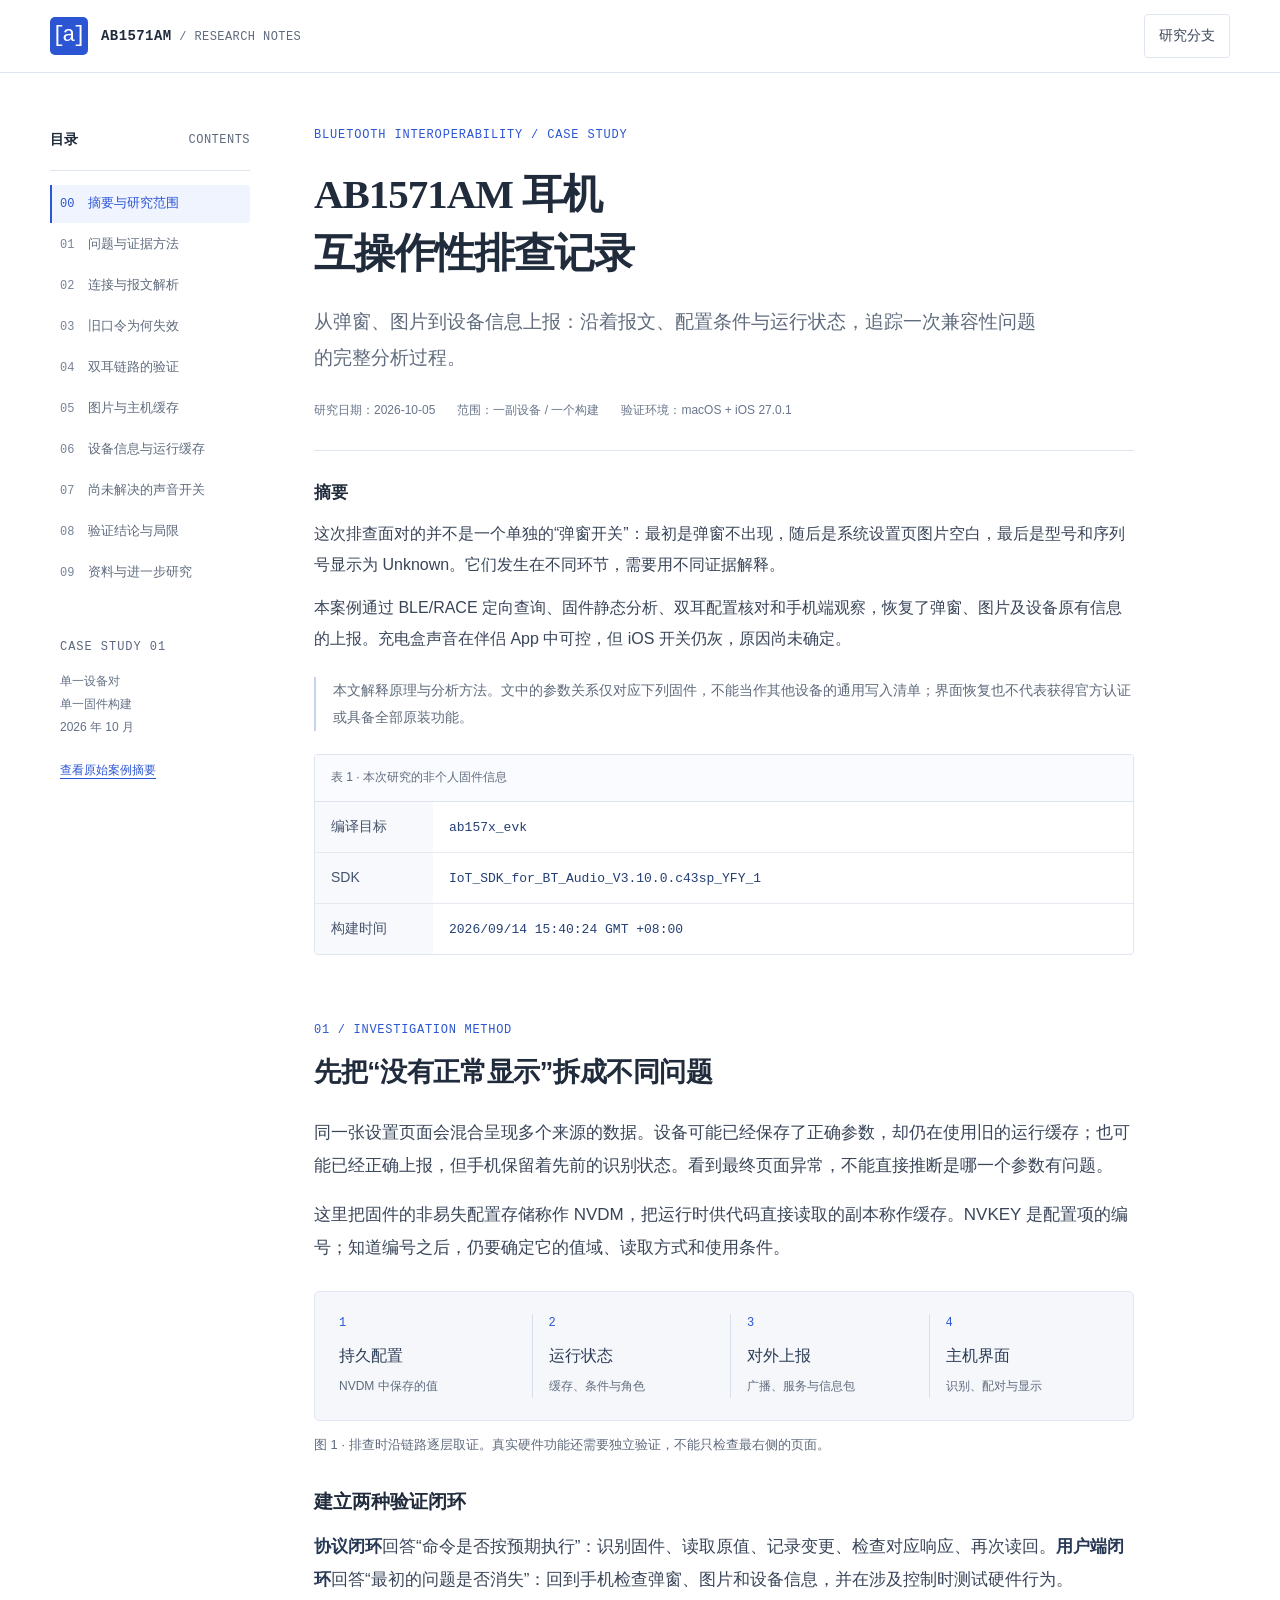
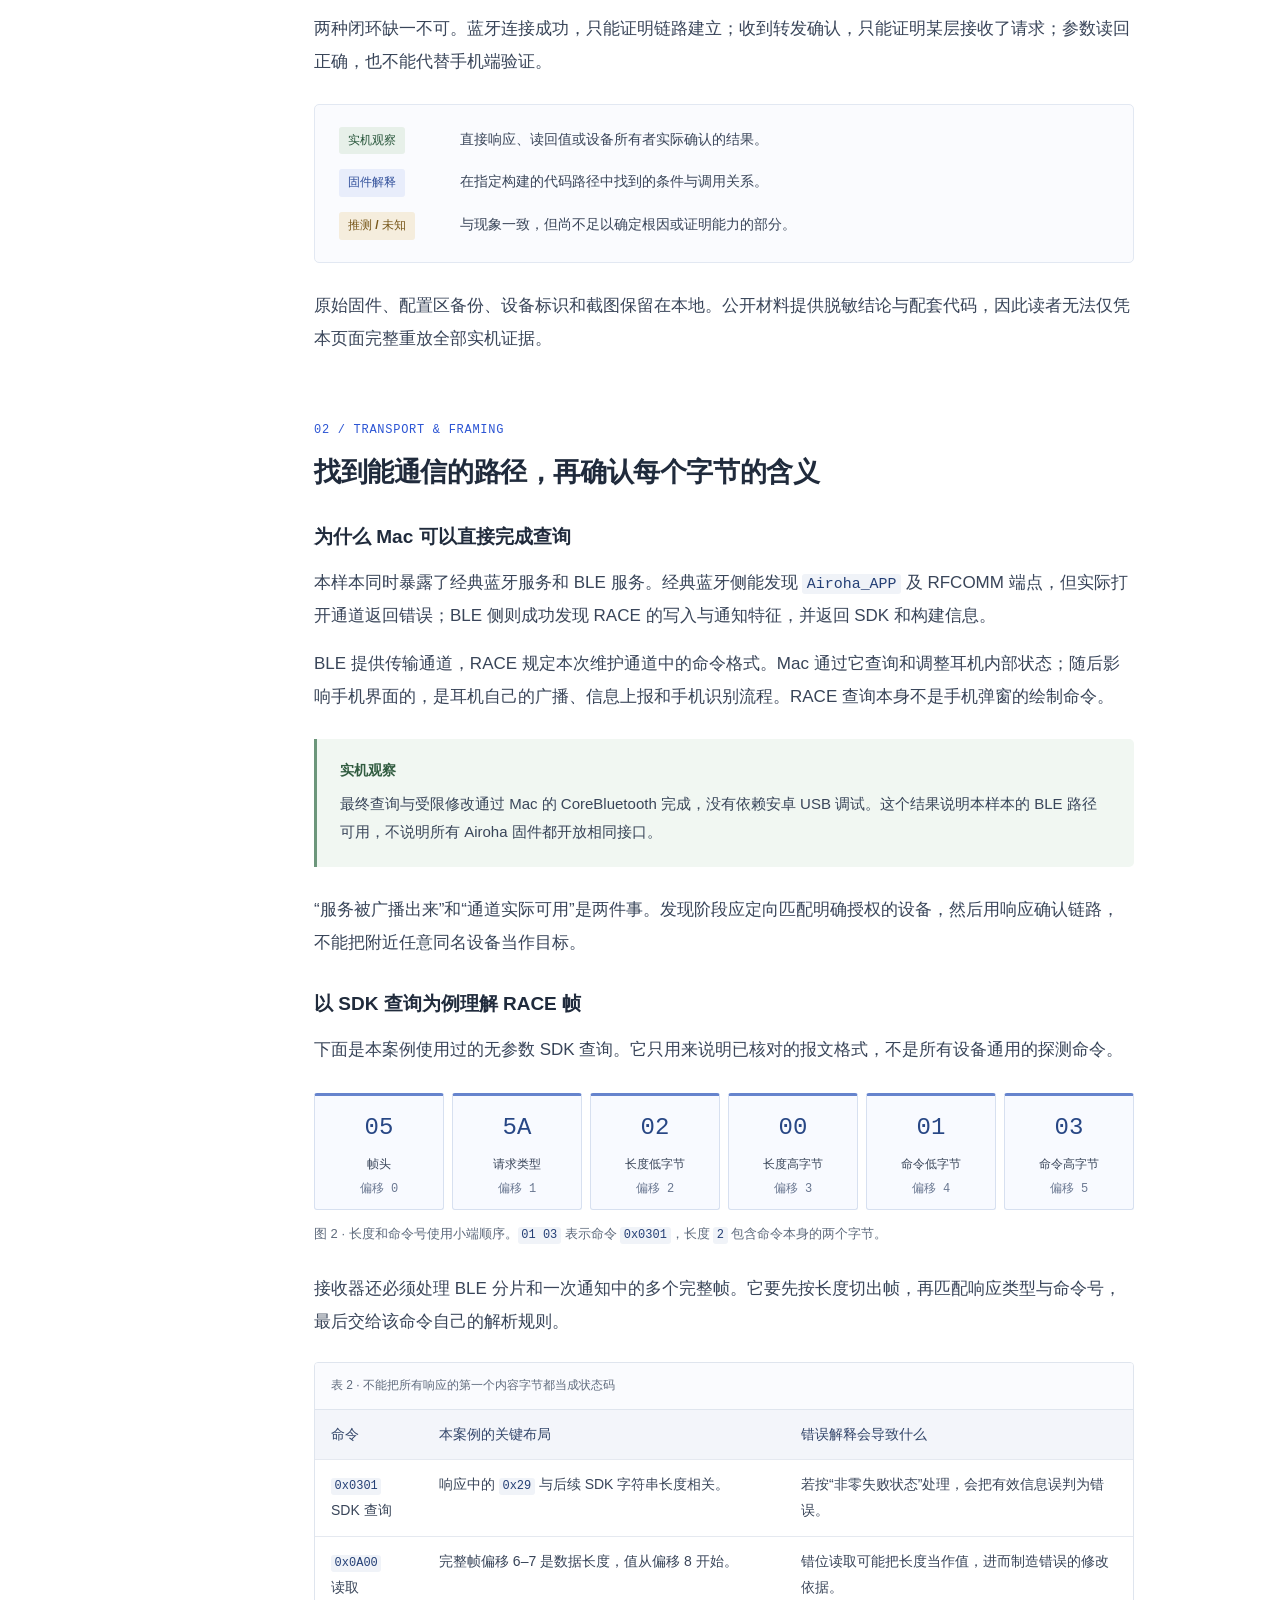
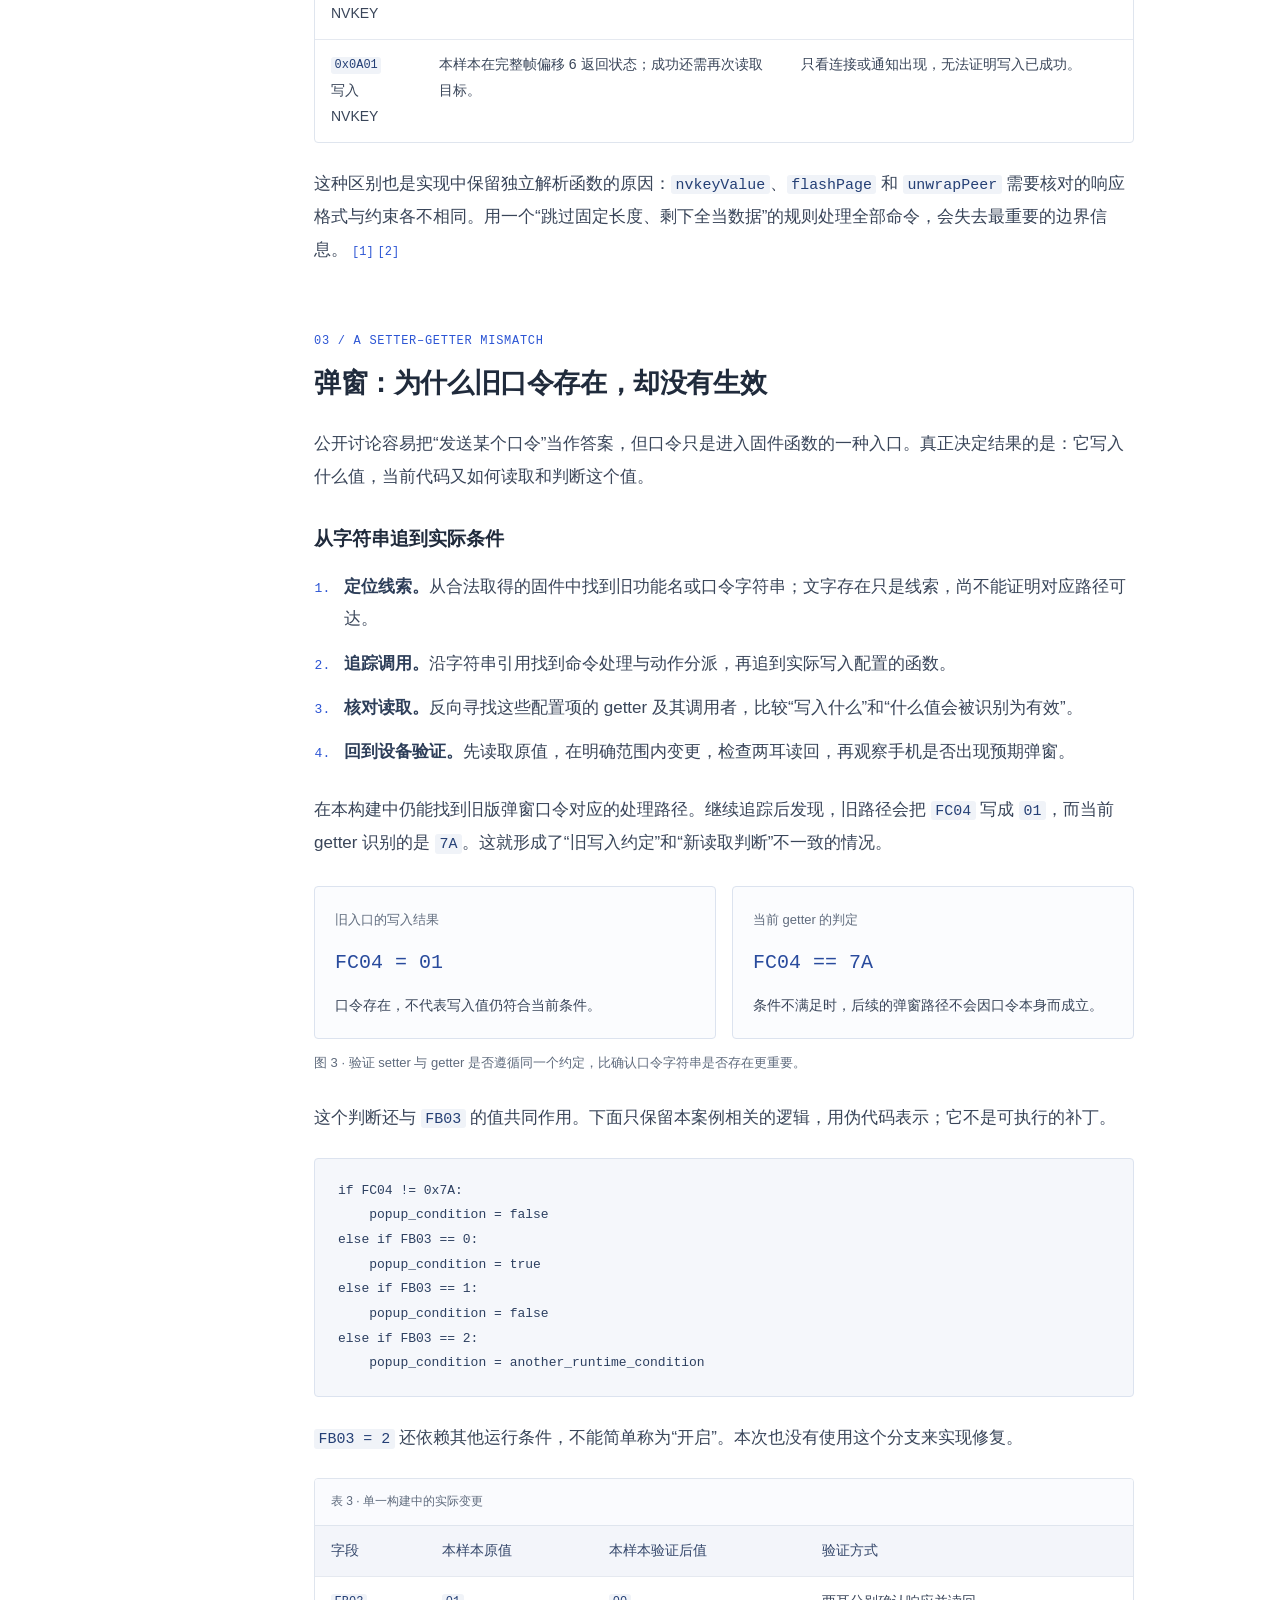
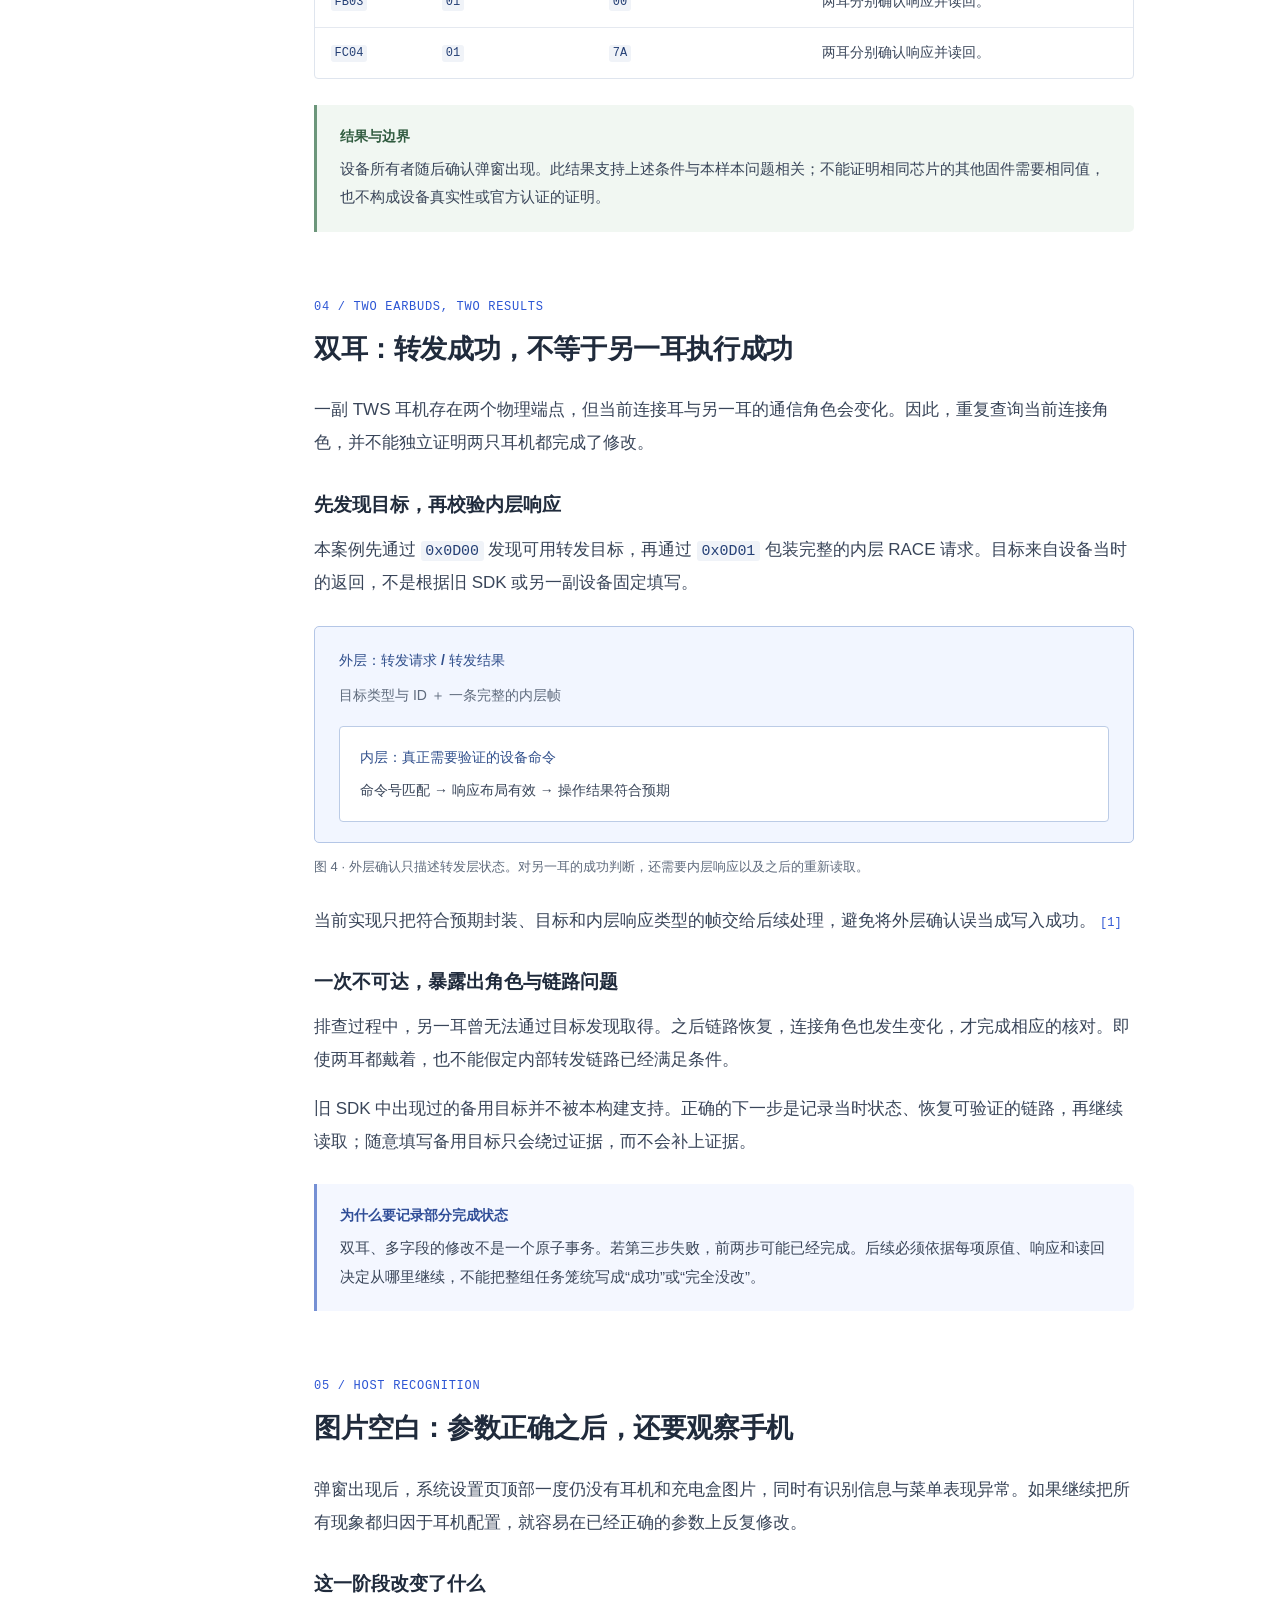
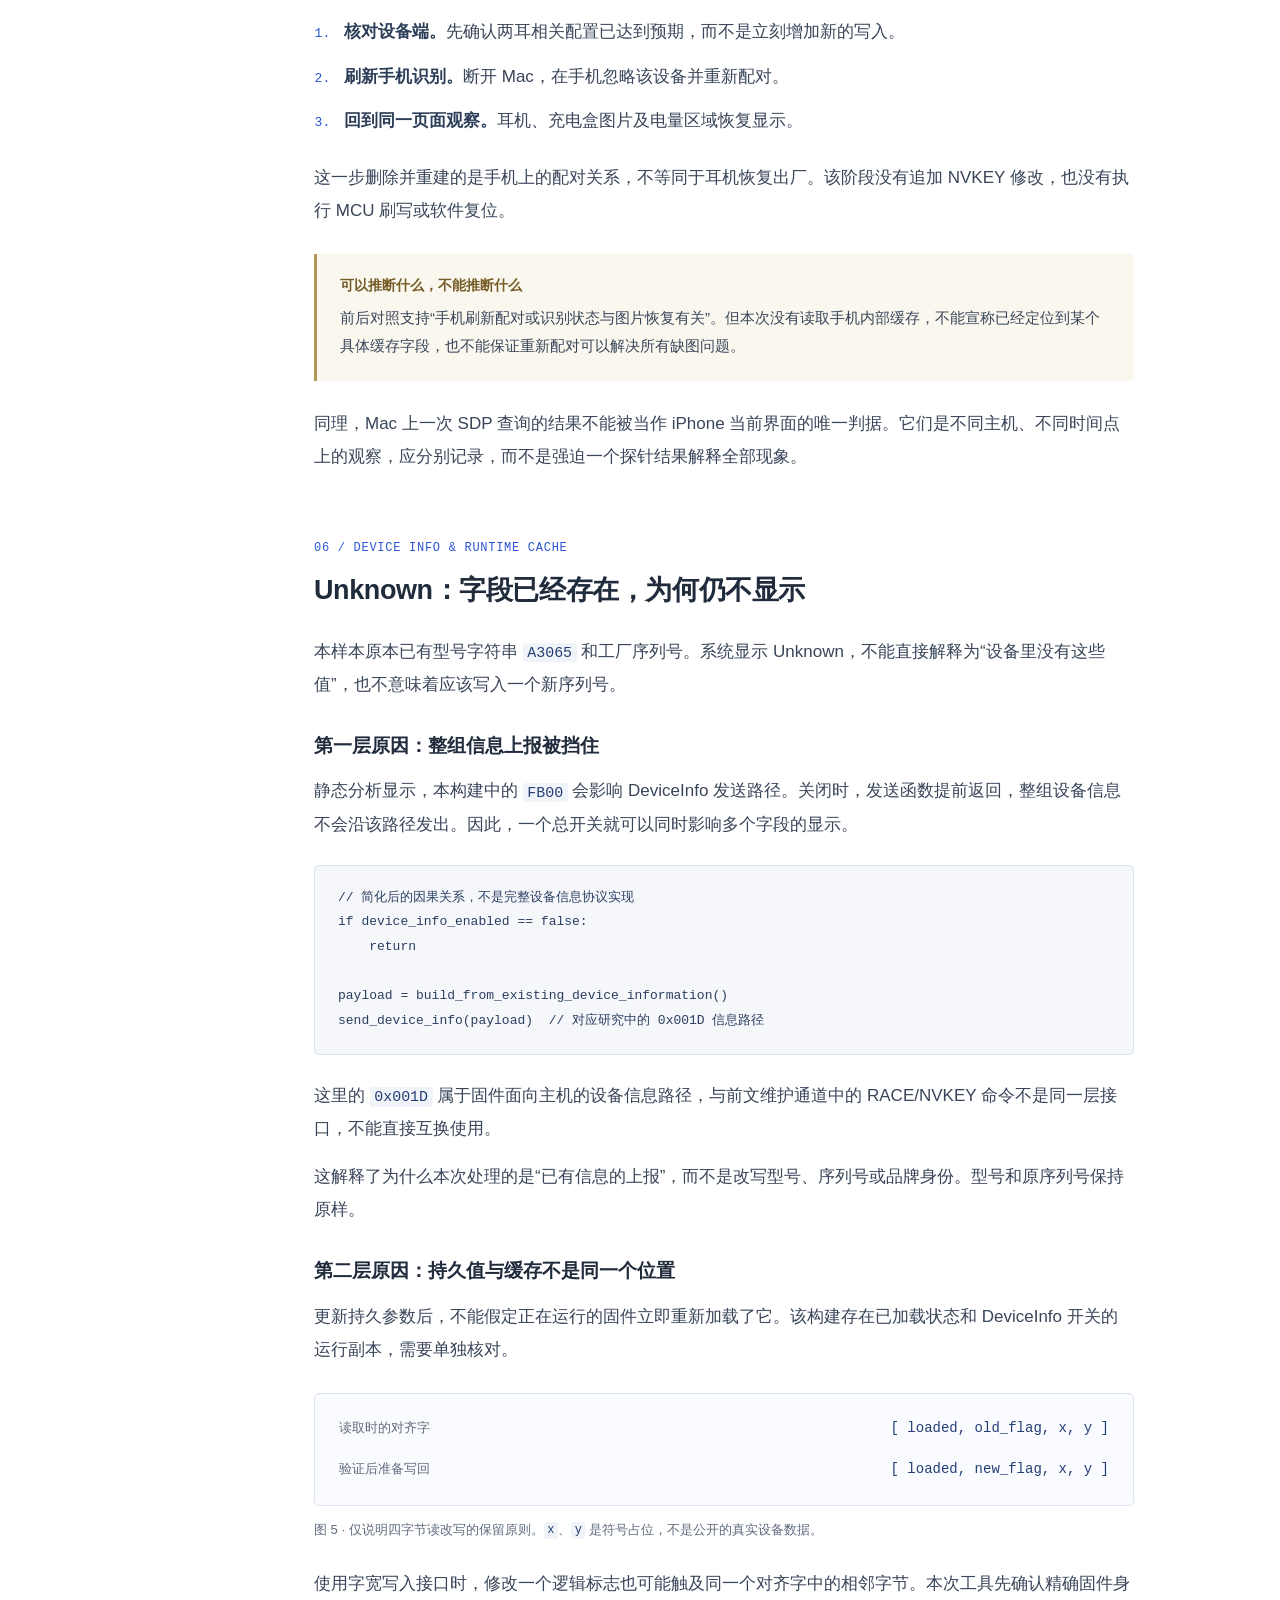
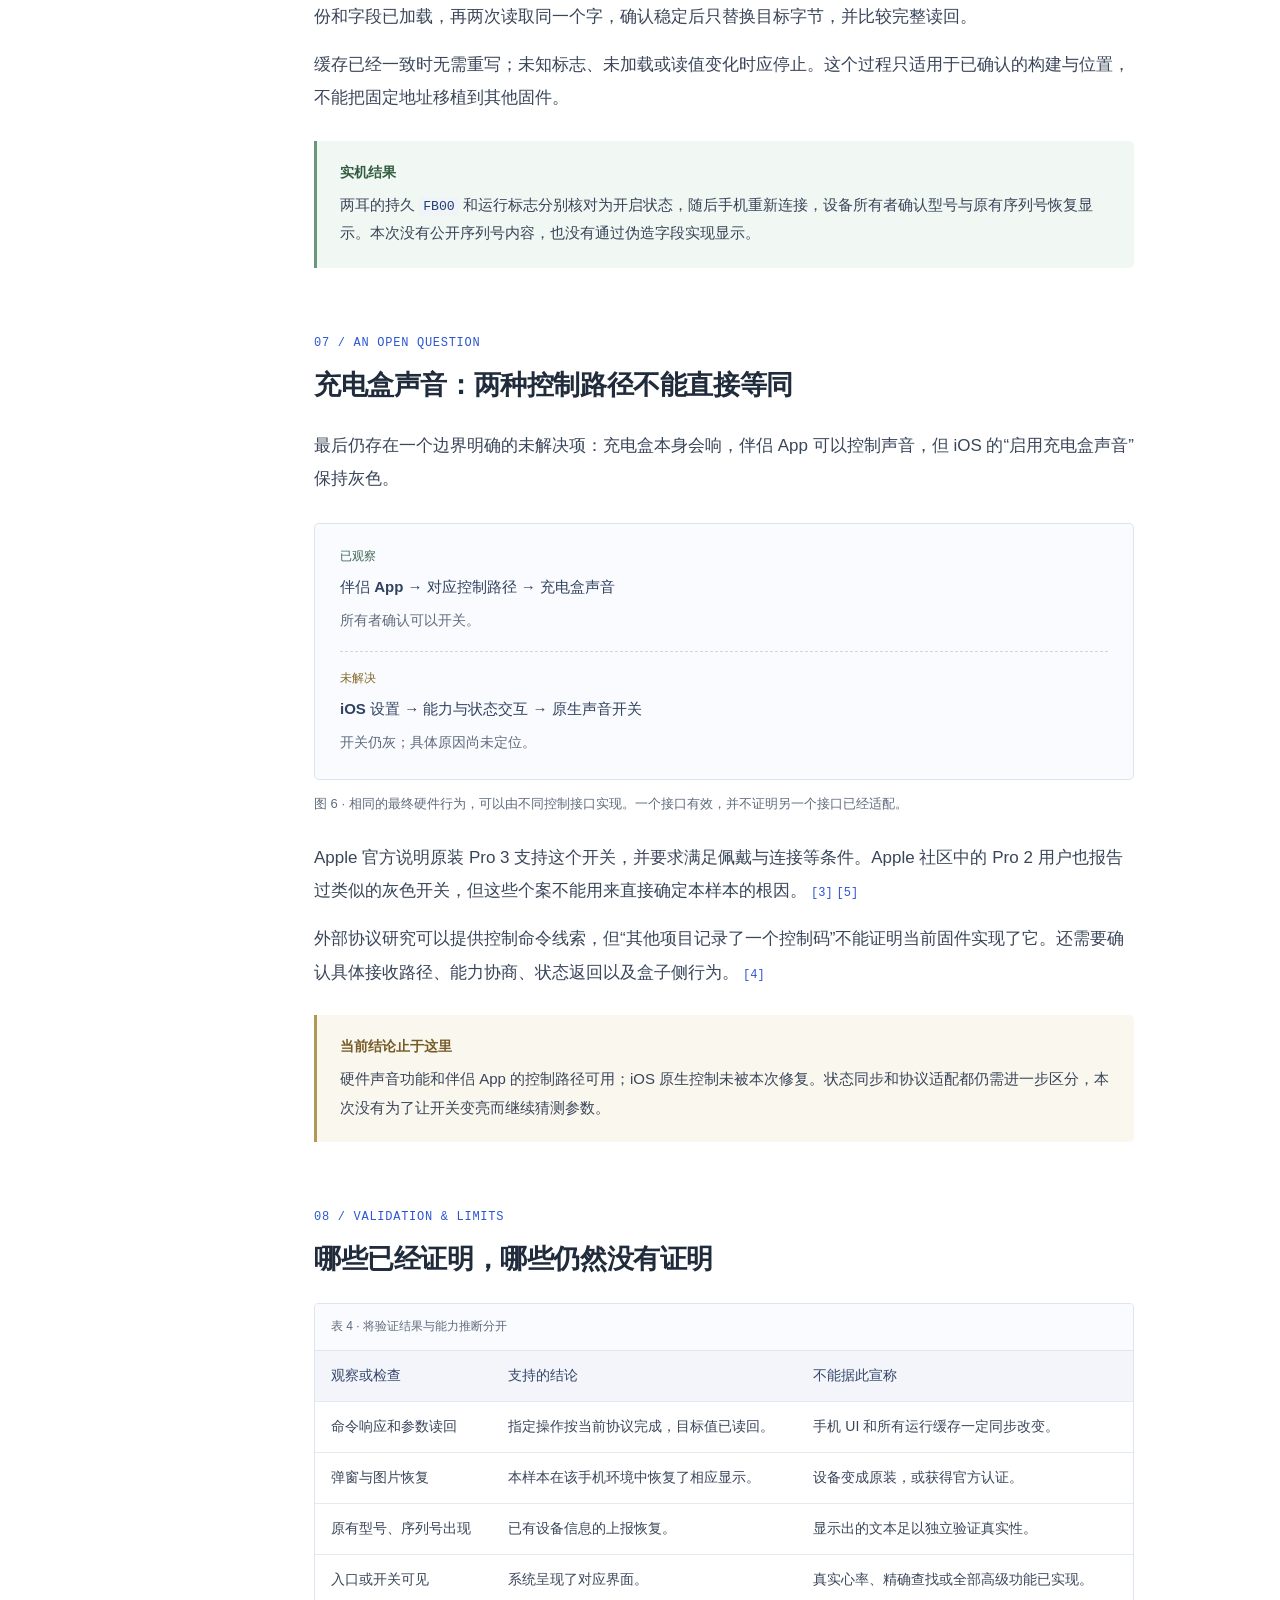
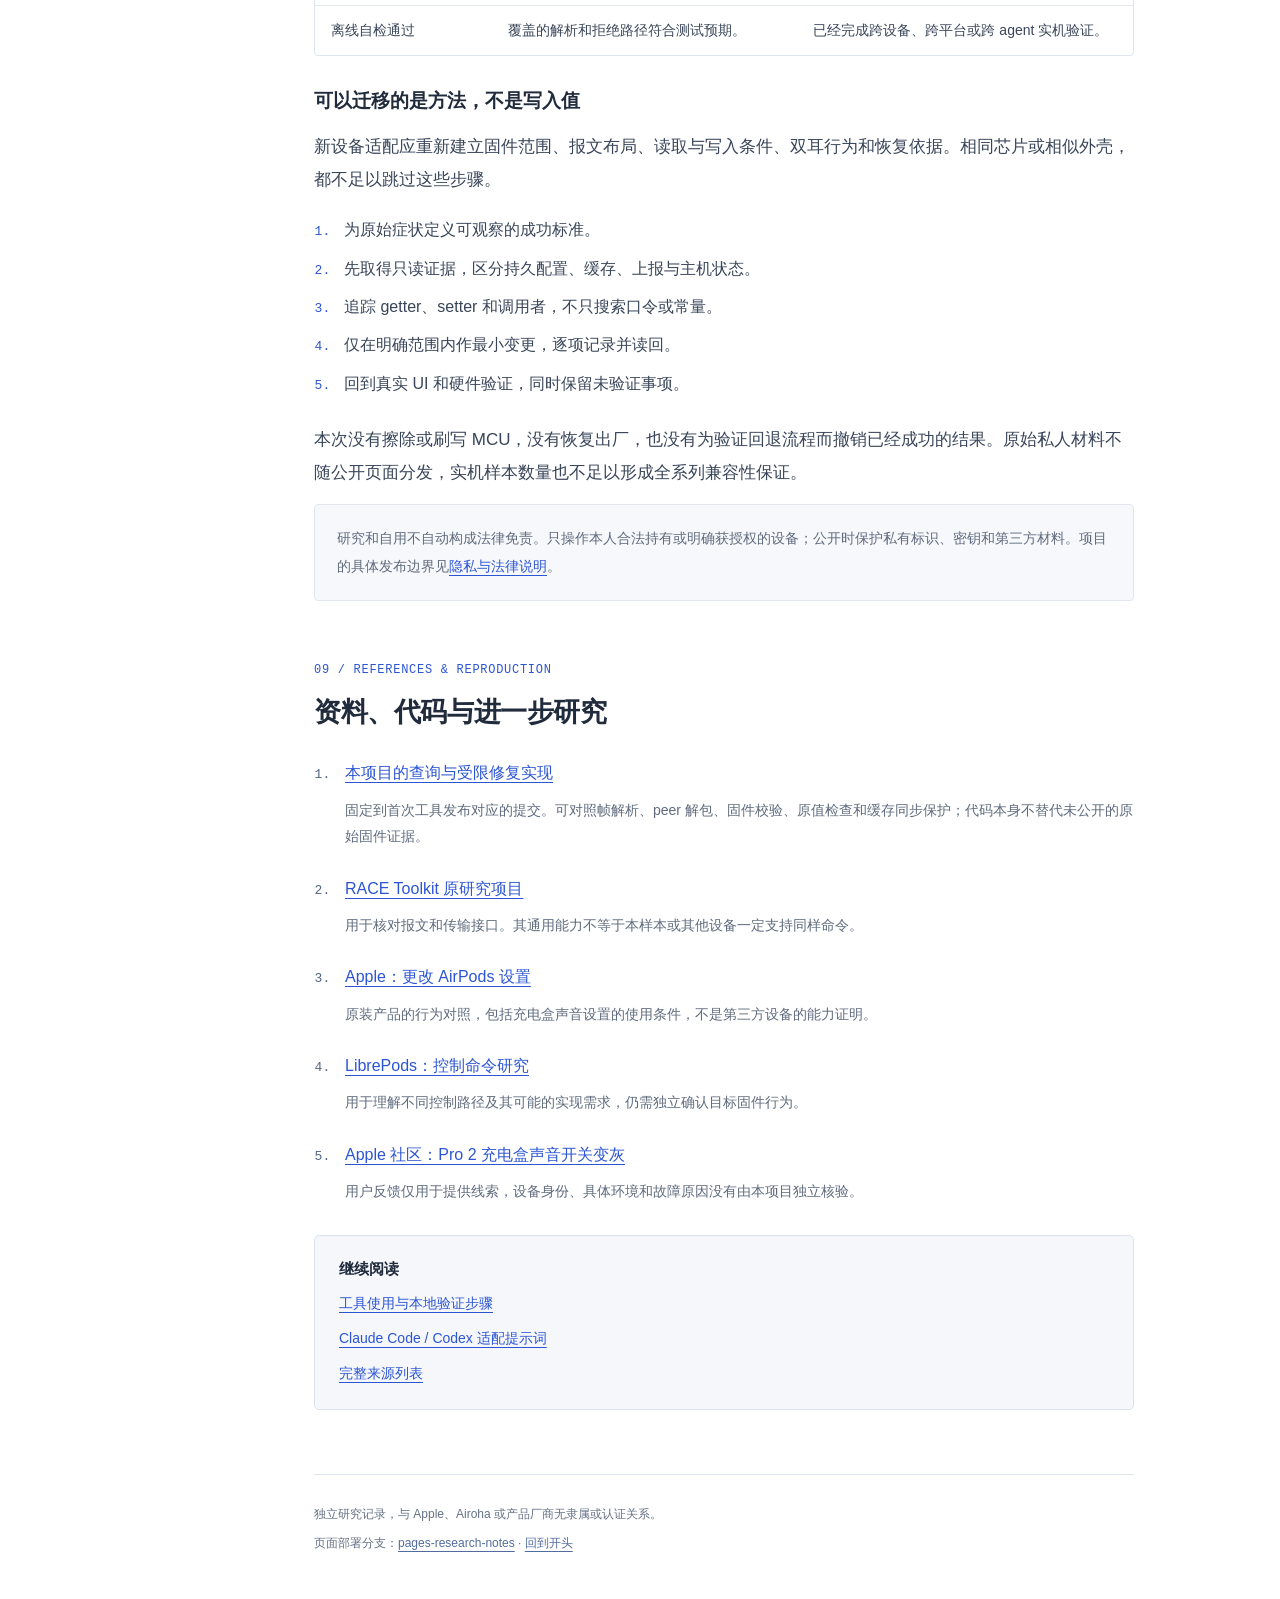
<file: docs/index.html>
<!doctype html>
<html lang="zh-CN">
<head>
  <meta charset="utf-8">
  <meta name="viewport" content="width=device-width, initial-scale=1">
  <meta name="theme-color" content="#ffffff">
  <meta name="description" content="AB1571AM 耳机互操作性排查记录：从 RACE 报文、配置条件和双耳转发，分析弹窗、图片与设备信息上报的因果关系。">
  <meta http-equiv="Content-Security-Policy" content="default-src 'self'; script-src 'self'; style-src 'self'; img-src 'self' data:; font-src 'self'; object-src 'none'; base-uri 'self'; form-action 'none'">
  <meta property="og:type" content="article">
  <meta property="og:title" content="AB1571AM 耳机互操作性排查记录">
  <meta property="og:description" content="一份以证据为中心的技术长文：问题如何拆分、假设如何验证，以及哪些结论仍然未知。">
  <meta property="og:url" content="https://jacksonsy.github.io/ab1571am-earbud-tools/">
  <link rel="canonical" href="https://jacksonsy.github.io/ab1571am-earbud-tools/">
  <link rel="icon" type="image/svg+xml" href="data:image/svg+xml,%3Csvg xmlns='http://www.w3.org/2000/svg' viewBox='0 0 64 64'%3E%3Crect width='64' height='64' rx='12' fill='%232c55d4'/%3E%3Cpath d='M23 17H15v30h8m18-30h8v30h-8M28 38l4-14 4 14m-7-5h6' fill='none' stroke='white' stroke-width='4' stroke-linecap='round'/%3E%3C/svg%3E">
  <link rel="stylesheet" href="site.css?v=research-notes-1">
  <script src="site.js?v=research-notes-1" defer></script>
  <title>AB1571AM · 耳机互操作性排查记录</title>
</head>
<body>
<a class="skip-link" href="#article">跳到正文</a>
<header class="masthead">
  <div class="page-shell masthead-inner">
    <a class="wordmark" href="#abstract"><span class="mark" aria-hidden="true">[a]</span><span>AB1571AM<span class="wordmark-note"> / RESEARCH NOTES</span></span></a>
    <a class="repository-link" href="https://github.com/JacksonsY/ab1571am-earbud-tools/tree/pages-research-notes">研究分支</a>
  </div>
  <div class="reading-progress" aria-hidden="true"><span id="reading-progress"></span></div>
</header>

<div class="page-shell document-layout">
  <aside class="sidebar" aria-label="文章目录">
    <div class="sidebar-inner">
      <div class="sidebar-heading">目录 <span>CONTENTS</span></div>
      <nav class="toc" aria-label="桌面文章目录">
        <a href="#abstract" aria-current="location"><span>00</span>摘要与研究范围</a>
        <a href="#method"><span>01</span>问题与证据方法</a>
        <a href="#transport"><span>02</span>连接与报文解析</a>
        <a href="#popup"><span>03</span>旧口令为何失效</a>
        <a href="#peer"><span>04</span>双耳链路的验证</a>
        <a href="#artwork"><span>05</span>图片与主机缓存</a>
        <a href="#device-info"><span>06</span>设备信息与运行缓存</a>
        <a href="#case-sound"><span>07</span>尚未解决的声音开关</a>
        <a href="#conclusions"><span>08</span>验证结论与局限</a>
        <a href="#references"><span>09</span>资料与进一步研究</a>
      </nav>
      <div class="sidebar-note"><span>CASE STUDY 01</span><p>单一设备对<br>单一固件构建<br>2026 年 10 月</p></div>
      <a class="sidebar-source" href="https://github.com/JacksonsY/ab1571am-earbud-tools/blob/main/docs/CASE_STUDY.md">查看原始案例摘要</a>
    </div>
  </aside>

  <main id="article" class="paper">
    <details class="mobile-contents">
      <summary>文章目录 <span>10 个章节</span></summary>
      <nav class="toc" aria-label="手机文章目录">
        <a href="#abstract"><span>00</span>摘要与研究范围</a><a href="#method"><span>01</span>问题与证据方法</a>
        <a href="#transport"><span>02</span>连接与报文解析</a><a href="#popup"><span>03</span>旧口令为何失效</a>
        <a href="#peer"><span>04</span>双耳链路的验证</a><a href="#artwork"><span>05</span>图片与主机缓存</a>
        <a href="#device-info"><span>06</span>设备信息与运行缓存</a><a href="#case-sound"><span>07</span>尚未解决的声音开关</a>
        <a href="#conclusions"><span>08</span>验证结论与局限</a><a href="#references"><span>09</span>资料与进一步研究</a>
      </nav>
    </details>

    <article>
      <header id="abstract" class="article-header">
        <p class="article-category">BLUETOOTH INTEROPERABILITY / CASE STUDY</p>
        <h1>AB1571AM 耳机<br>互操作性排查记录</h1>
        <p class="article-deck">从弹窗、图片到设备信息上报：沿着报文、配置条件与运行状态，追踪一次兼容性问题的完整分析过程。</p>
        <div class="article-meta"><span>研究日期：2026-10-05</span><span>范围：一副设备 / 一个构建</span><span>验证环境：macOS + iOS 27.0.1</span></div>
        <div class="abstract">
          <h2>摘要</h2>
          <p>这次排查面对的并不是一个单独的“弹窗开关”：最初是弹窗不出现，随后是系统设置页图片空白，最后是型号和序列号显示为 Unknown。它们发生在不同环节，需要用不同证据解释。</p>
          <p>本案例通过 BLE/RACE 定向查询、固件静态分析、双耳配置核对和手机端观察，恢复了弹窗、图片及设备原有信息的上报。充电盒声音在伴侣 App 中可控，但 iOS 开关仍灰，原因尚未确定。</p>
          <p class="abstract-scope">本文解释原理与分析方法。文中的参数关系仅对应下列固件，不能当作其他设备的通用写入清单；界面恢复也不代表获得官方认证或具备全部原装功能。</p>
        </div>
        <div class="table-wrap profile-wrap">
          <table class="profile-table"><caption>表 1 · 本次研究的非个人固件信息</caption><tbody>
            <tr><th scope="row">编译目标</th><td><code>ab157x_evk</code></td></tr>
            <tr><th scope="row">SDK</th><td><code>IoT_SDK_for_BT_Audio_V3.10.0.c43sp_YFY_1</code></td></tr>
            <tr><th scope="row">构建时间</th><td><code>2026/09/14 15:40:24 GMT +08:00</code></td></tr>
          </tbody></table>
        </div>
      </header>

      <section id="method">
        <div class="section-label">01 / INVESTIGATION METHOD</div>
        <h2>先把“没有正常显示”拆成不同问题</h2>
        <p>同一张设置页面会混合呈现多个来源的数据。设备可能已经保存了正确参数，却仍在使用旧的运行缓存；也可能已经正确上报，但手机保留着先前的识别状态。看到最终页面异常，不能直接推断是哪一个参数有问题。</p>
        <p>这里把固件的非易失配置存储称作 NVDM，把运行时供代码直接读取的副本称作缓存。NVKEY 是配置项的编号；知道编号之后，仍要确定它的值域、读取方式和使用条件。</p>
        <figure class="figure">
          <div class="state-chain" aria-label="持久配置、运行状态、对外上报、主机界面四层关系">
            <div><span>1</span><strong>持久配置</strong><small>NVDM 中保存的值</small></div>
            <div><span>2</span><strong>运行状态</strong><small>缓存、条件与角色</small></div>
            <div><span>3</span><strong>对外上报</strong><small>广播、服务与信息包</small></div>
            <div><span>4</span><strong>主机界面</strong><small>识别、配对与显示</small></div>
          </div>
          <figcaption>图 1 · 排查时沿链路逐层取证。真实硬件功能还需要独立验证，不能只检查最右侧的页面。</figcaption>
        </figure>
        <h3>建立两种验证闭环</h3>
        <p><strong>协议闭环</strong>回答“命令是否按预期执行”：识别固件、读取原值、记录变更、检查对应响应、再次读回。<strong>用户端闭环</strong>回答“最初的问题是否消失”：回到手机检查弹窗、图片和设备信息，并在涉及控制时测试硬件行为。</p>
        <p>两种闭环缺一不可。蓝牙连接成功，只能证明链路建立；收到转发确认，只能证明某层接收了请求；参数读回正确，也不能代替手机端验证。</p>
        <div class="evidence-key" aria-label="本文的证据分类">
          <div><span class="evidence-label observed">实机观察</span><p>直接响应、读回值或设备所有者实际确认的结果。</p></div>
          <div><span class="evidence-label analyzed">固件解释</span><p>在指定构建的代码路径中找到的条件与调用关系。</p></div>
          <div><span class="evidence-label inferred">推测 / 未知</span><p>与现象一致，但尚不足以确定根因或证明能力的部分。</p></div>
        </div>
        <p>原始固件、配置区备份、设备标识和截图保留在本地。公开材料提供脱敏结论与配套代码，因此读者无法仅凭本页面完整重放全部实机证据。</p>
      </section>

      <section id="transport">
        <div class="section-label">02 / TRANSPORT & FRAMING</div>
        <h2>找到能通信的路径，再确认每个字节的含义</h2>
        <h3>为什么 Mac 可以直接完成查询</h3>
        <p>本样本同时暴露了经典蓝牙服务和 BLE 服务。经典蓝牙侧能发现 <code>Airoha_APP</code> 及 RFCOMM 端点，但实际打开通道返回错误；BLE 侧则成功发现 RACE 的写入与通知特征，并返回 SDK 和构建信息。</p>
        <p>BLE 提供传输通道，RACE 规定本次维护通道中的命令格式。Mac 通过它查询和调整耳机内部状态；随后影响手机界面的，是耳机自己的广播、信息上报和手机识别流程。RACE 查询本身不是手机弹窗的绘制命令。</p>
        <div class="callout observed"><strong>实机观察</strong><p>最终查询与受限修改通过 Mac 的 CoreBluetooth 完成，没有依赖安卓 USB 调试。这个结果说明本样本的 BLE 路径可用，不说明所有 Airoha 固件都开放相同接口。</p></div>
        <p>“服务被广播出来”和“通道实际可用”是两件事。发现阶段应定向匹配明确授权的设备，然后用响应确认链路，不能把附近任意同名设备当作目标。</p>
        <h3>以 SDK 查询为例理解 RACE 帧</h3>
        <p>下面是本案例使用过的无参数 SDK 查询。它只用来说明已核对的报文格式，不是所有设备通用的探测命令。</p>
        <figure class="figure">
          <ol class="packet-bytes" aria-label="六字节 SDK 查询示例">
            <li><code>05</code><span>帧头</span><small>偏移 0</small></li><li><code>5A</code><span>请求类型</span><small>偏移 1</small></li>
            <li><code>02</code><span>长度低字节</span><small>偏移 2</small></li><li><code>00</code><span>长度高字节</span><small>偏移 3</small></li>
            <li><code>01</code><span>命令低字节</span><small>偏移 4</small></li><li><code>03</code><span>命令高字节</span><small>偏移 5</small></li>
          </ol>
          <figcaption>图 2 · 长度和命令号使用小端顺序。<code>01 03</code> 表示命令 <code>0x0301</code>，长度 <code>2</code> 包含命令本身的两个字节。</figcaption>
        </figure>
        <p>接收器还必须处理 BLE 分片和一次通知中的多个完整帧。它要先按长度切出帧，再匹配响应类型与命令号，最后交给该命令自己的解析规则。</p>
        <div class="table-wrap" tabindex="0" role="region" aria-label="各命令响应布局对照">
          <table><caption>表 2 · 不能把所有响应的第一个内容字节都当成状态码</caption><thead><tr><th>命令</th><th>本案例的关键布局</th><th>错误解释会导致什么</th></tr></thead><tbody>
            <tr><td><code>0x0301</code><br>SDK 查询</td><td>响应中的 <code>0x29</code> 与后续 SDK 字符串长度相关。</td><td>若按“非零失败状态”处理，会把有效信息误判为错误。</td></tr>
            <tr><td><code>0x0A00</code><br>读取 NVKEY</td><td>完整帧偏移 6–7 是数据长度，值从偏移 8 开始。</td><td>错位读取可能把长度当作值，进而制造错误的修改依据。</td></tr>
            <tr><td><code>0x0A01</code><br>写入 NVKEY</td><td>本样本在完整帧偏移 6 返回状态；成功还需再次读取目标。</td><td>只看连接或通知出现，无法证明写入已成功。</td></tr>
          </tbody></table>
        </div>
        <p class="table-hint">表格较宽，窄屏可以左右滑动查看。</p>
        <p>这种区别也是实现中保留独立解析函数的原因：<code>nvkeyValue</code>、<code>flashPage</code> 和 <code>unwrapPeer</code> 需要核对的响应格式与约束各不相同。用一个“跳过固定长度、剩下全当数据”的规则处理全部命令，会失去最重要的边界信息。<a class="reference" href="#ref-code">[1]</a><a class="reference" href="#ref-race">[2]</a></p>
      </section>

      <section id="popup">
        <div class="section-label">03 / A SETTER–GETTER MISMATCH</div>
        <h2>弹窗：为什么旧口令存在，却没有生效</h2>
        <p>公开讨论容易把“发送某个口令”当作答案，但口令只是进入固件函数的一种入口。真正决定结果的是：它写入什么值，当前代码又如何读取和判断这个值。</p>
        <h3>从字符串追到实际条件</h3>
        <ol class="process-list"><li><strong>定位线索。</strong>从合法取得的固件中找到旧功能名或口令字符串；文字存在只是线索，尚不能证明对应路径可达。</li><li><strong>追踪调用。</strong>沿字符串引用找到命令处理与动作分派，再追到实际写入配置的函数。</li><li><strong>核对读取。</strong>反向寻找这些配置项的 getter 及其调用者，比较“写入什么”和“什么值会被识别为有效”。</li><li><strong>回到设备验证。</strong>先读取原值，在明确范围内变更，检查两耳读回，再观察手机是否出现预期弹窗。</li></ol>
        <p>在本构建中仍能找到旧版弹窗口令对应的处理路径。继续追踪后发现，旧路径会把 <code>FC04</code> 写成 <code>01</code>，而当前 getter 识别的是 <code>7A</code>。这就形成了“旧写入约定”和“新读取判断”不一致的情况。</p>
        <figure class="figure">
          <div class="comparison-flow"><div><span>旧入口的写入结果</span><code>FC04 = 01</code><p>口令存在，不代表写入值仍符合当前条件。</p></div><div><span>当前 getter 的判定</span><code>FC04 == 7A</code><p>条件不满足时，后续的弹窗路径不会因口令本身而成立。</p></div></div>
          <figcaption>图 3 · 验证 setter 与 getter 是否遵循同一个约定，比确认口令字符串是否存在更重要。</figcaption>
        </figure>
        <p>这个判断还与 <code>FB03</code> 的值共同作用。下面只保留本案例相关的逻辑，用伪代码表示；它不是可执行的补丁。</p>
        <pre class="code-block" tabindex="0" role="region" aria-label="弹窗条件的简化伪代码"><code>if FC04 != 0x7A:
    popup_condition = false
else if FB03 == 0:
    popup_condition = true
else if FB03 == 1:
    popup_condition = false
else if FB03 == 2:
    popup_condition = another_runtime_condition</code></pre>
        <p><code>FB03 = 2</code> 还依赖其他运行条件，不能简单称为“开启”。本次也没有使用这个分支来实现修复。</p>
        <div class="table-wrap" tabindex="0" role="region" aria-label="弹窗参数前后对照">
          <table><caption>表 3 · 单一构建中的实际变更</caption><thead><tr><th>字段</th><th>本样本原值</th><th>本样本验证后值</th><th>验证方式</th></tr></thead><tbody>
            <tr><td><code>FB03</code></td><td><code>01</code></td><td><code>00</code></td><td>两耳分别确认响应并读回。</td></tr>
            <tr><td><code>FC04</code></td><td><code>01</code></td><td><code>7A</code></td><td>两耳分别确认响应并读回。</td></tr>
          </tbody></table>
        </div>
        <p class="table-hint">表格较宽，窄屏可以左右滑动查看。</p>
        <div class="callout observed"><strong>结果与边界</strong><p>设备所有者随后确认弹窗出现。此结果支持上述条件与本样本问题相关；不能证明相同芯片的其他固件需要相同值，也不构成设备真实性或官方认证的证明。</p></div>
      </section>

      <section id="peer">
        <div class="section-label">04 / TWO EARBUDS, TWO RESULTS</div>
        <h2>双耳：转发成功，不等于另一耳执行成功</h2>
        <p>一副 TWS 耳机存在两个物理端点，但当前连接耳与另一耳的通信角色会变化。因此，重复查询当前连接角色，并不能独立证明两只耳机都完成了修改。</p>
        <h3>先发现目标，再校验内层响应</h3>
        <p>本案例先通过 <code>0x0D00</code> 发现可用转发目标，再通过 <code>0x0D01</code> 包装完整的内层 RACE 请求。目标来自设备当时的返回，不是根据旧 SDK 或另一副设备固定填写。</p>
        <figure class="figure">
          <div class="relay-envelope"><div class="envelope-label">外层：转发请求 / 转发结果</div><p>目标类型与 ID ＋ 一条完整的内层帧</p><div class="inner-envelope"><div class="envelope-label">内层：真正需要验证的设备命令</div><p>命令号匹配 → 响应布局有效 → 操作结果符合预期</p></div></div>
          <figcaption>图 4 · 外层确认只描述转发层状态。对另一耳的成功判断，还需要内层响应以及之后的重新读取。</figcaption>
        </figure>
        <p>当前实现只把符合预期封装、目标和内层响应类型的帧交给后续处理，避免将外层确认误当成写入成功。<a class="reference" href="#ref-code">[1]</a></p>
        <h3>一次不可达，暴露出角色与链路问题</h3>
        <p>排查过程中，另一耳曾无法通过目标发现取得。之后链路恢复，连接角色也发生变化，才完成相应的核对。即使两耳都戴着，也不能假定内部转发链路已经满足条件。</p>
        <p>旧 SDK 中出现过的备用目标并不被本构建支持。正确的下一步是记录当时状态、恢复可验证的链路，再继续读取；随意填写备用目标只会绕过证据，而不会补上证据。</p>
        <div class="callout analyzed"><strong>为什么要记录部分完成状态</strong><p>双耳、多字段的修改不是一个原子事务。若第三步失败，前两步可能已经完成。后续必须依据每项原值、响应和读回决定从哪里继续，不能把整组任务笼统写成“成功”或“完全没改”。</p></div>
      </section>

      <section id="artwork">
        <div class="section-label">05 / HOST RECOGNITION</div>
        <h2>图片空白：参数正确之后，还要观察手机</h2>
        <p>弹窗出现后，系统设置页顶部一度仍没有耳机和充电盒图片，同时有识别信息与菜单表现异常。如果继续把所有现象都归因于耳机配置，就容易在已经正确的参数上反复修改。</p>
        <h3>这一阶段改变了什么</h3>
        <ol class="process-list"><li><strong>核对设备端。</strong>先确认两耳相关配置已达到预期，而不是立刻增加新的写入。</li><li><strong>刷新手机识别。</strong>断开 Mac，在手机忽略该设备并重新配对。</li><li><strong>回到同一页面观察。</strong>耳机、充电盒图片及电量区域恢复显示。</li></ol>
        <p>这一步删除并重建的是手机上的配对关系，不等同于耳机恢复出厂。该阶段没有追加 NVKEY 修改，也没有执行 MCU 刷写或软件复位。</p>
        <div class="callout inferred"><strong>可以推断什么，不能推断什么</strong><p>前后对照支持“手机刷新配对或识别状态与图片恢复有关”。但本次没有读取手机内部缓存，不能宣称已经定位到某个具体缓存字段，也不能保证重新配对可以解决所有缺图问题。</p></div>
        <p>同理，Mac 上一次 SDP 查询的结果不能被当作 iPhone 当前界面的唯一判据。它们是不同主机、不同时间点上的观察，应分别记录，而不是强迫一个探针结果解释全部现象。</p>
      </section>

      <section id="device-info">
        <div class="section-label">06 / DEVICE INFO & RUNTIME CACHE</div>
        <h2>Unknown：字段已经存在，为何仍不显示</h2>
        <p>本样本原本已有型号字符串 <code>A3065</code> 和工厂序列号。系统显示 Unknown，不能直接解释为“设备里没有这些值”，也不意味着应该写入一个新序列号。</p>
        <h3>第一层原因：整组信息上报被挡住</h3>
        <p>静态分析显示，本构建中的 <code>FB00</code> 会影响 DeviceInfo 发送路径。关闭时，发送函数提前返回，整组设备信息不会沿该路径发出。因此，一个总开关就可以同时影响多个字段的显示。</p>
        <pre class="code-block" tabindex="0" role="region" aria-label="设备信息上报的简化伪代码"><code>// 简化后的因果关系，不是完整设备信息协议实现
if device_info_enabled == false:
    return

payload = build_from_existing_device_information()
send_device_info(payload)  // 对应研究中的 0x001D 信息路径</code></pre>
        <p>这里的 <code>0x001D</code> 属于固件面向主机的设备信息路径，与前文维护通道中的 RACE/NVKEY 命令不是同一层接口，不能直接互换使用。</p>
        <p>这解释了为什么本次处理的是“已有信息的上报”，而不是改写型号、序列号或品牌身份。型号和原序列号保持原样。</p>
        <h3>第二层原因：持久值与缓存不是同一个位置</h3>
        <p>更新持久参数后，不能假定正在运行的固件立即重新加载了它。该构建存在已加载状态和 DeviceInfo 开关的运行副本，需要单独核对。</p>
        <figure class="figure">
          <div class="cache-word"><div><span>读取时的对齐字</span><code>[ loaded, old_flag, x, y ]</code></div><div><span>验证后准备写回</span><code>[ loaded, new_flag, x, y ]</code></div></div>
          <figcaption>图 5 · 仅说明四字节读改写的保留原则。<code>x</code>、<code>y</code> 是符号占位，不是公开的真实设备数据。</figcaption>
        </figure>
        <p>使用字宽写入接口时，修改一个逻辑标志也可能触及同一个对齐字中的相邻字节。本次工具先确认精确固件身份和字段已加载，再两次读取同一个字，确认稳定后只替换目标字节，并比较完整读回。</p>
        <p>缓存已经一致时无需重写；未知标志、未加载或读值变化时应停止。这个过程只适用于已确认的构建与位置，不能把固定地址移植到其他固件。</p>
        <div class="callout observed"><strong>实机结果</strong><p>两耳的持久 <code>FB00</code> 和运行标志分别核对为开启状态，随后手机重新连接，设备所有者确认型号与原有序列号恢复显示。本次没有公开序列号内容，也没有通过伪造字段实现显示。</p></div>
      </section>

      <section id="case-sound">
        <div class="section-label">07 / AN OPEN QUESTION</div>
        <h2>充电盒声音：两种控制路径不能直接等同</h2>
        <p>最后仍存在一个边界明确的未解决项：充电盒本身会响，伴侣 App 可以控制声音，但 iOS 的“启用充电盒声音”保持灰色。</p>
        <figure class="figure">
          <div class="control-path"><div><span class="path-label">已观察</span><strong>伴侣 App → 对应控制路径 → 充电盒声音</strong><p>所有者确认可以开关。</p></div><div><span class="path-label pending">未解决</span><strong>iOS 设置 → 能力与状态交互 → 原生声音开关</strong><p>开关仍灰；具体原因尚未定位。</p></div></div>
          <figcaption>图 6 · 相同的最终硬件行为，可以由不同控制接口实现。一个接口有效，并不证明另一个接口已经适配。</figcaption>
        </figure>
        <p>Apple 官方说明原装 Pro 3 支持这个开关，并要求满足佩戴与连接等条件。Apple 社区中的 Pro 2 用户也报告过类似的灰色开关，但这些个案不能用来直接确定本样本的根因。<a class="reference" href="#ref-apple">[3]</a><a class="reference" href="#ref-community">[5]</a></p>
        <p>外部协议研究可以提供控制命令线索，但“其他项目记录了一个控制码”不能证明当前固件实现了它。还需要确认具体接收路径、能力协商、状态返回以及盒子侧行为。<a class="reference" href="#ref-aap">[4]</a></p>
        <div class="callout inferred"><strong>当前结论止于这里</strong><p>硬件声音功能和伴侣 App 的控制路径可用；iOS 原生控制未被本次修复。状态同步和协议适配都仍需进一步区分，本次没有为了让开关变亮而继续猜测参数。</p></div>
      </section>

      <section id="conclusions">
        <div class="section-label">08 / VALIDATION & LIMITS</div>
        <h2>哪些已经证明，哪些仍然没有证明</h2>
        <div class="table-wrap" tabindex="0" role="region" aria-label="验证结论与局限">
          <table><caption>表 4 · 将验证结果与能力推断分开</caption><thead><tr><th>观察或检查</th><th>支持的结论</th><th>不能据此宣称</th></tr></thead><tbody>
            <tr><td>命令响应和参数读回</td><td>指定操作按当前协议完成，目标值已读回。</td><td>手机 UI 和所有运行缓存一定同步改变。</td></tr>
            <tr><td>弹窗与图片恢复</td><td>本样本在该手机环境中恢复了相应显示。</td><td>设备变成原装，或获得官方认证。</td></tr>
            <tr><td>原有型号、序列号出现</td><td>已有设备信息的上报恢复。</td><td>显示出的文本足以独立验证真实性。</td></tr>
            <tr><td>入口或开关可见</td><td>系统呈现了对应界面。</td><td>真实心率、精确查找或全部高级功能已实现。</td></tr>
            <tr><td>离线自检通过</td><td>覆盖的解析和拒绝路径符合测试预期。</td><td>已经完成跨设备、跨平台或跨 agent 实机验证。</td></tr>
          </tbody></table>
        </div>
        <p class="table-hint">表格较宽，窄屏可以左右滑动查看。</p>
        <h3>可以迁移的是方法，不是写入值</h3>
        <p>新设备适配应重新建立固件范围、报文布局、读取与写入条件、双耳行为和恢复依据。相同芯片或相似外壳，都不足以跳过这些步骤。</p>
        <ol class="process-list compact"><li>为原始症状定义可观察的成功标准。</li><li>先取得只读证据，区分持久配置、缓存、上报与主机状态。</li><li>追踪 getter、setter 和调用者，不只搜索口令或常量。</li><li>仅在明确范围内作最小变更，逐项记录并读回。</li><li>回到真实 UI 和硬件验证，同时保留未验证事项。</li></ol>
        <p>本次没有擦除或刷写 MCU，没有恢复出厂，也没有为验证回退流程而撤销已经成功的结果。原始私人材料不随公开页面分发，实机样本数量也不足以形成全系列兼容性保证。</p>
        <p class="legal-note">研究和自用不自动构成法律免责。只操作本人合法持有或明确获授权的设备；公开时保护私有标识、密钥和第三方材料。项目的具体发布边界见<a href="https://github.com/JacksonsY/ab1571am-earbud-tools/blob/main/docs/PUBLICATION_AND_LEGAL.md">隐私与法律说明</a>。</p>
      </section>

      <section id="references">
        <div class="section-label">09 / REFERENCES & REPRODUCTION</div>
        <h2>资料、代码与进一步研究</h2>
        <ol class="reference-list">
          <li id="ref-code"><a href="https://github.com/JacksonsY/ab1571am-earbud-tools/blob/b09c2c2d44bdf6b63dfb7691da0ac48a5d8867ad/tools/inspect-earbud.swift">本项目的查询与受限修复实现</a><p>固定到首次工具发布对应的提交。可对照帧解析、peer 解包、固件校验、原值检查和缓存同步保护；代码本身不替代未公开的原始固件证据。</p></li>
          <li id="ref-race"><a href="https://github.com/auracast-research/race-toolkit">RACE Toolkit 原研究项目</a><p>用于核对报文和传输接口。其通用能力不等于本样本或其他设备一定支持同样命令。</p></li>
          <li id="ref-apple"><a href="https://support.apple.com/zh-cn/guide/airpods/dev57e5b7e58/27/web/27">Apple：更改 AirPods 设置</a><p>原装产品的行为对照，包括充电盒声音设置的使用条件，不是第三方设备的能力证明。</p></li>
          <li id="ref-aap"><a href="https://github.com/kavishdevar/librepods/blob/main/docs/control_commands.md">LibrePods：控制命令研究</a><p>用于理解不同控制路径及其可能的实现需求，仍需独立确认目标固件行为。</p></li>
          <li id="ref-community"><a href="https://discussions.apple.com/thread/255208727">Apple 社区：Pro 2 充电盒声音开关变灰</a><p>用户反馈仅用于提供线索，设备身份、具体环境和故障原因没有由本项目独立核验。</p></li>
        </ol>
        <div class="further-reading"><h3>继续阅读</h3><a href="https://github.com/JacksonsY/ab1571am-earbud-tools/blob/main/docs/TOOLS.md">工具使用与本地验证步骤</a><a id="agent-prompts" href="https://github.com/JacksonsY/ab1571am-earbud-tools/blob/main/prompts/README.md">Claude Code / Codex 适配提示词</a><a href="https://github.com/JacksonsY/ab1571am-earbud-tools/blob/main/docs/SOURCES.md">完整来源列表</a></div>
      </section>
    </article>

    <footer class="article-footer"><p>独立研究记录，与 Apple、Airoha 或产品厂商无隶属或认证关系。</p><p>页面部署分支：<a href="https://github.com/JacksonsY/ab1571am-earbud-tools/tree/pages-research-notes">pages-research-notes</a> · <a href="#abstract">回到开头</a></p></footer>
  </main>
</div>
</body>
</html>
</file>
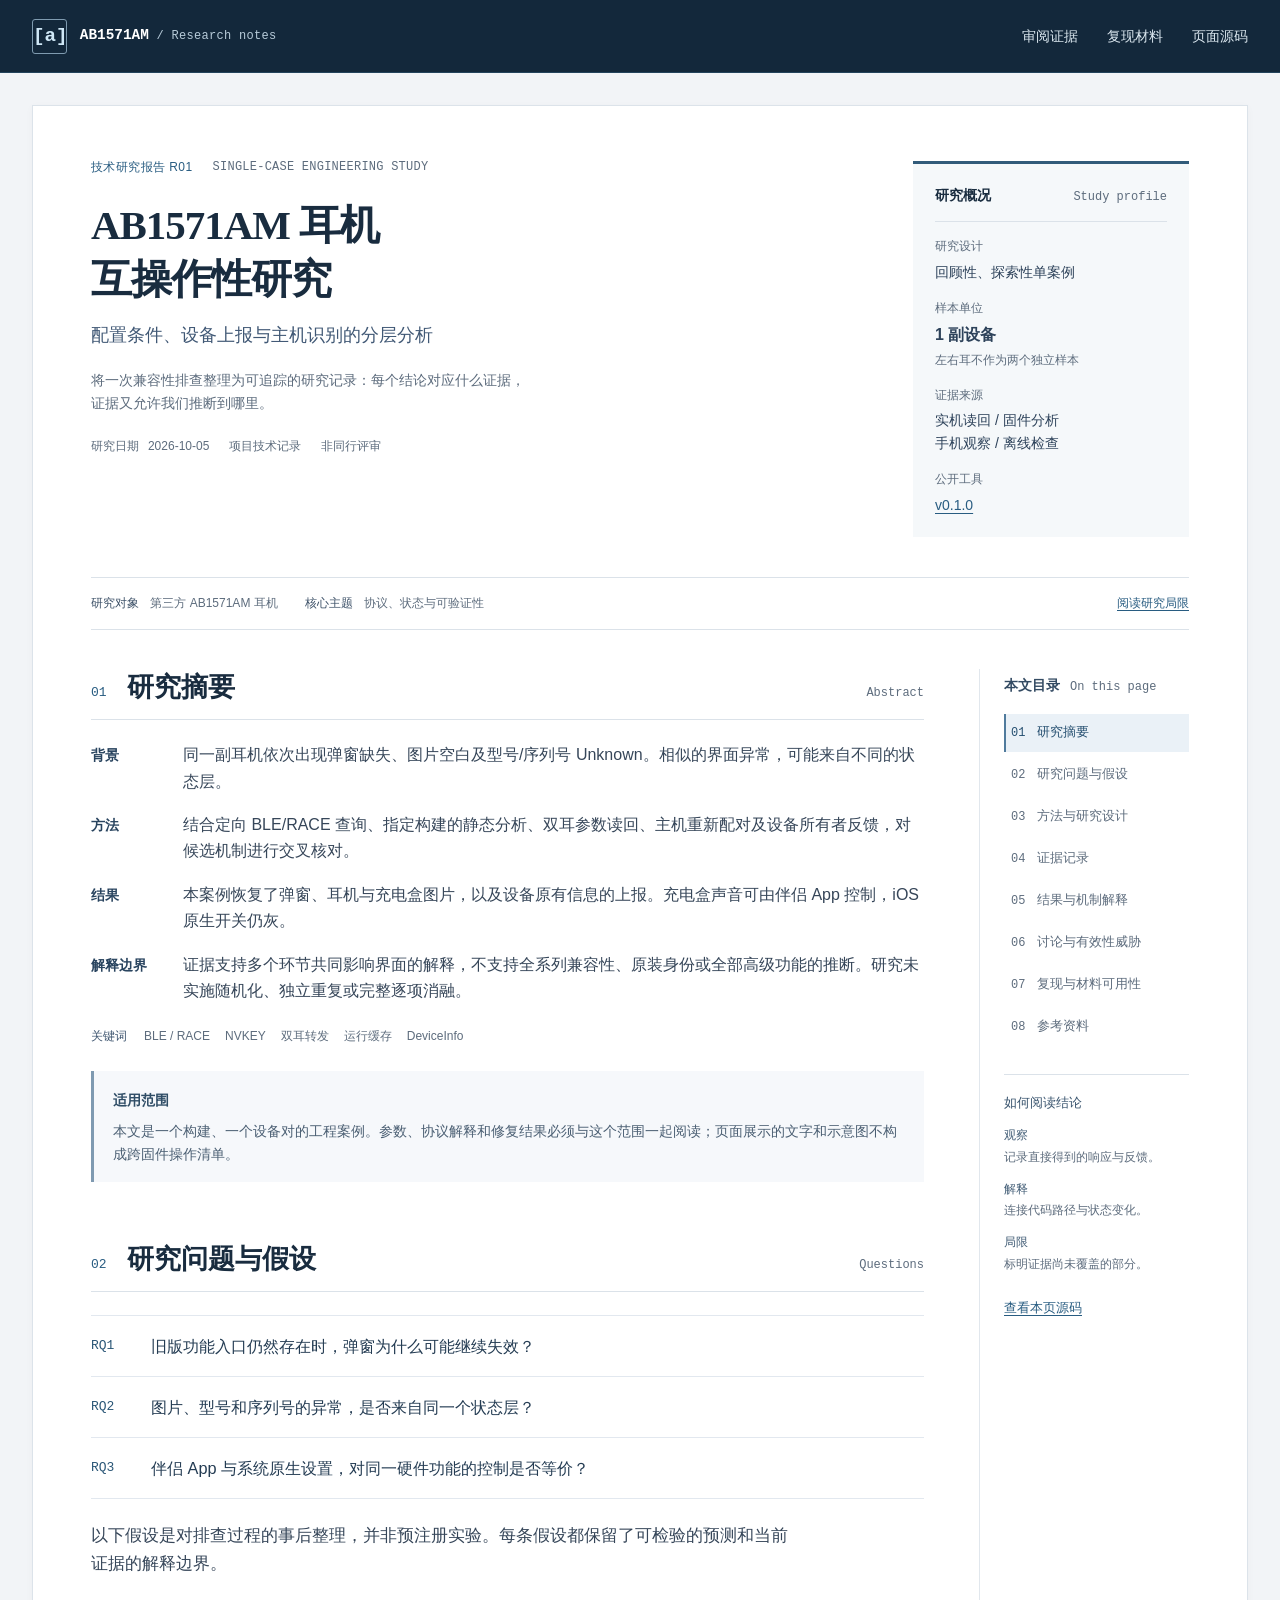
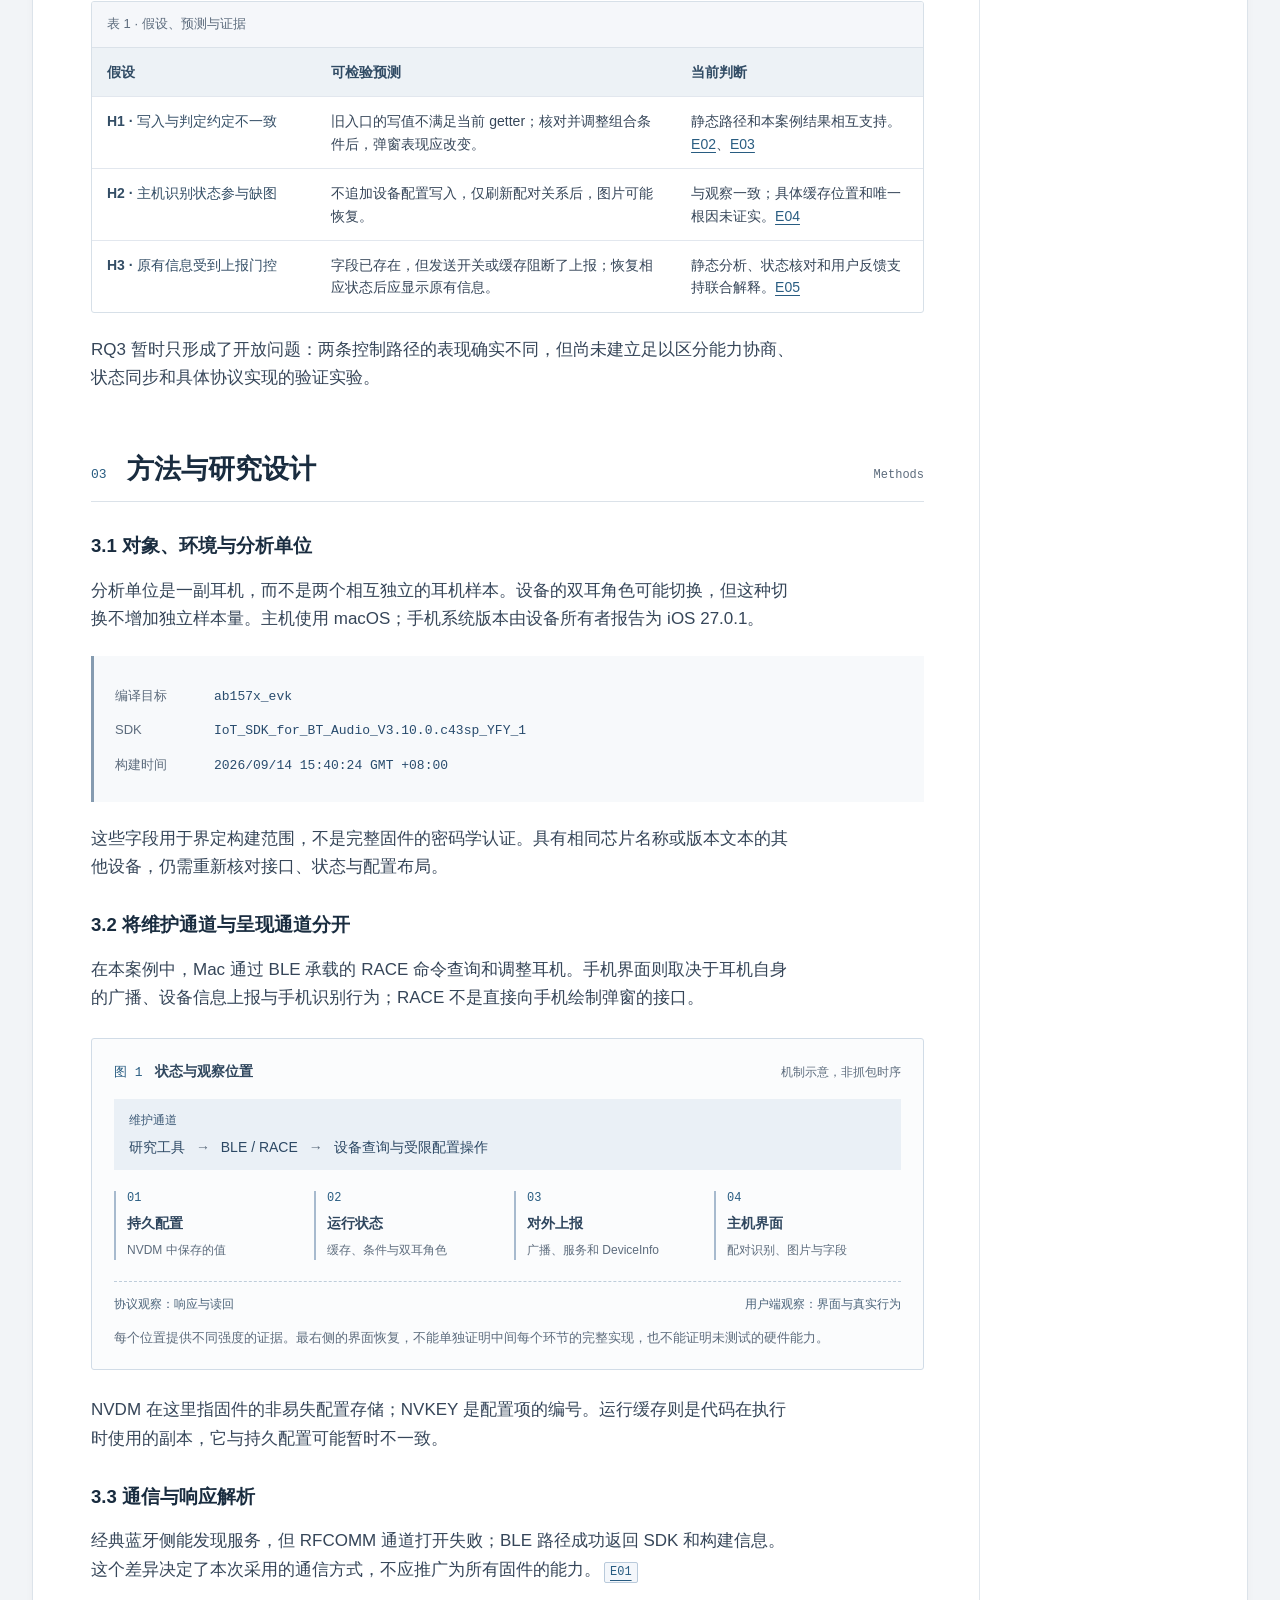
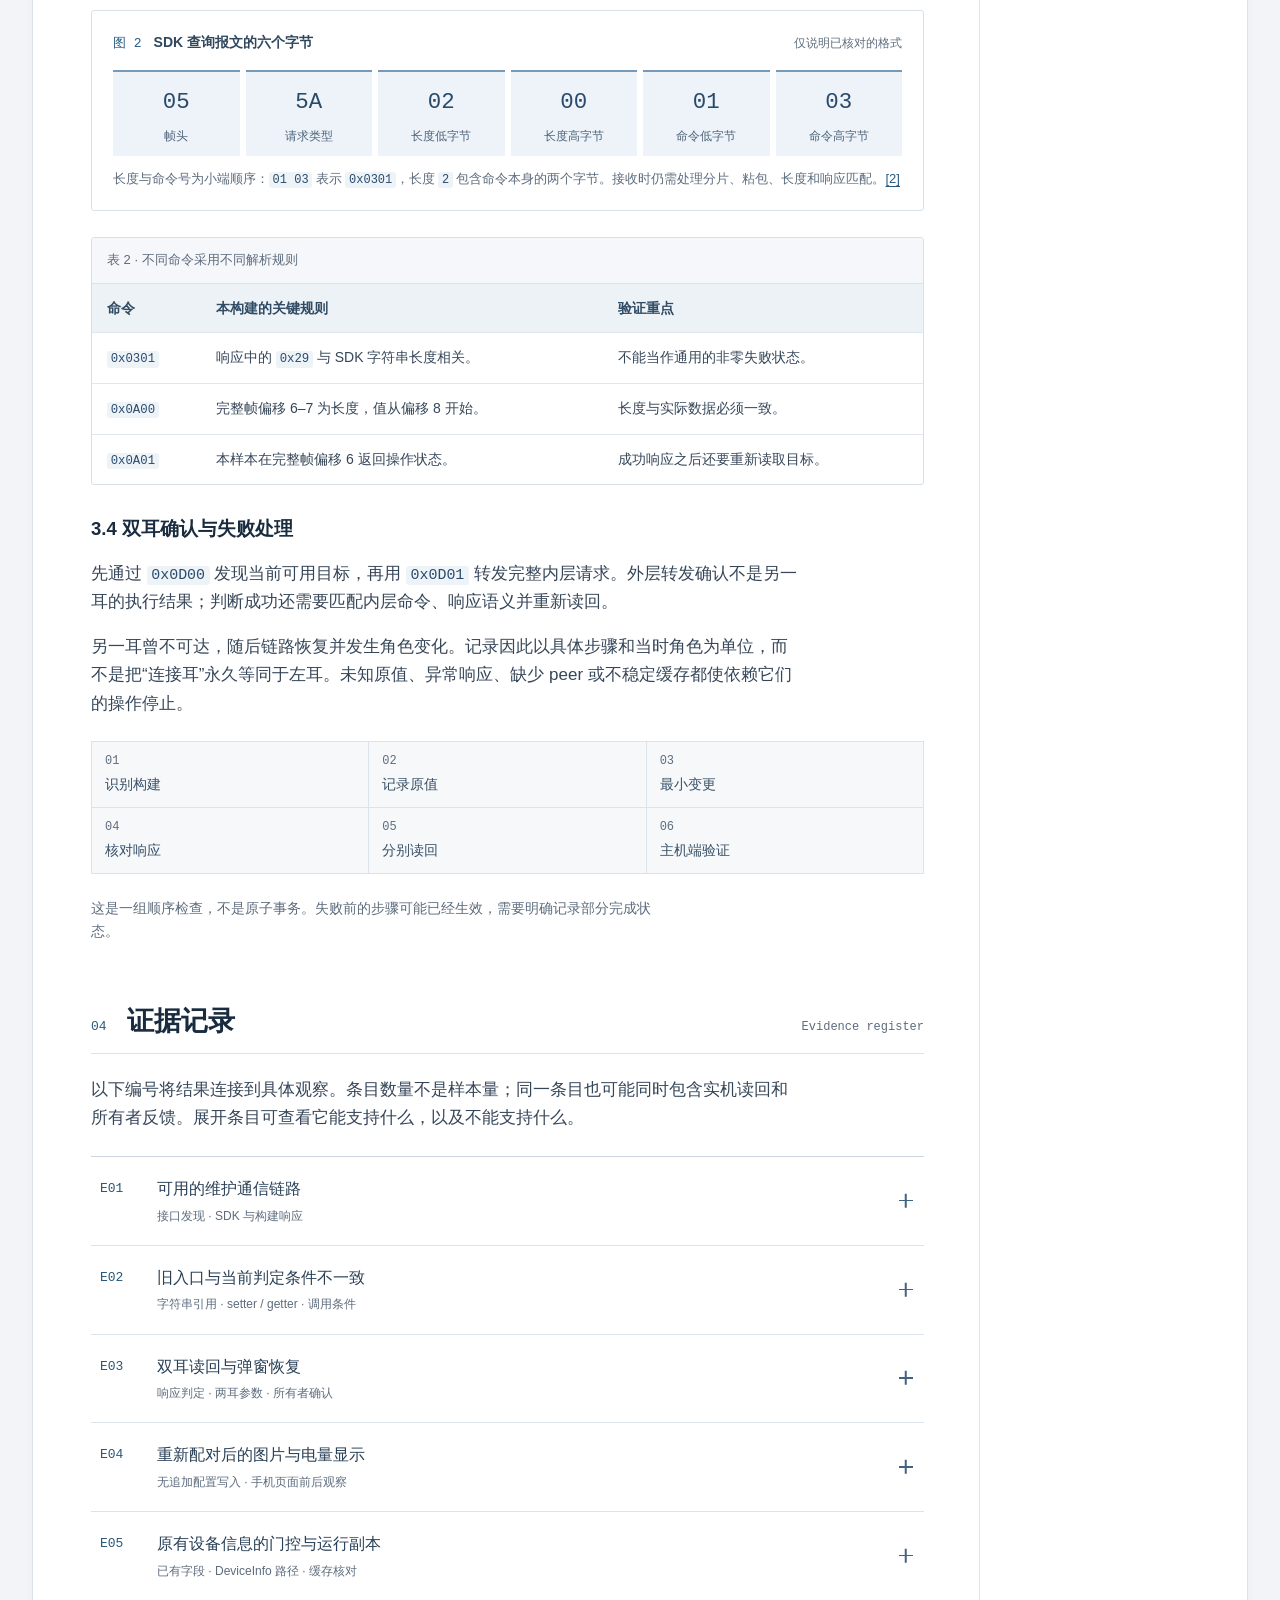
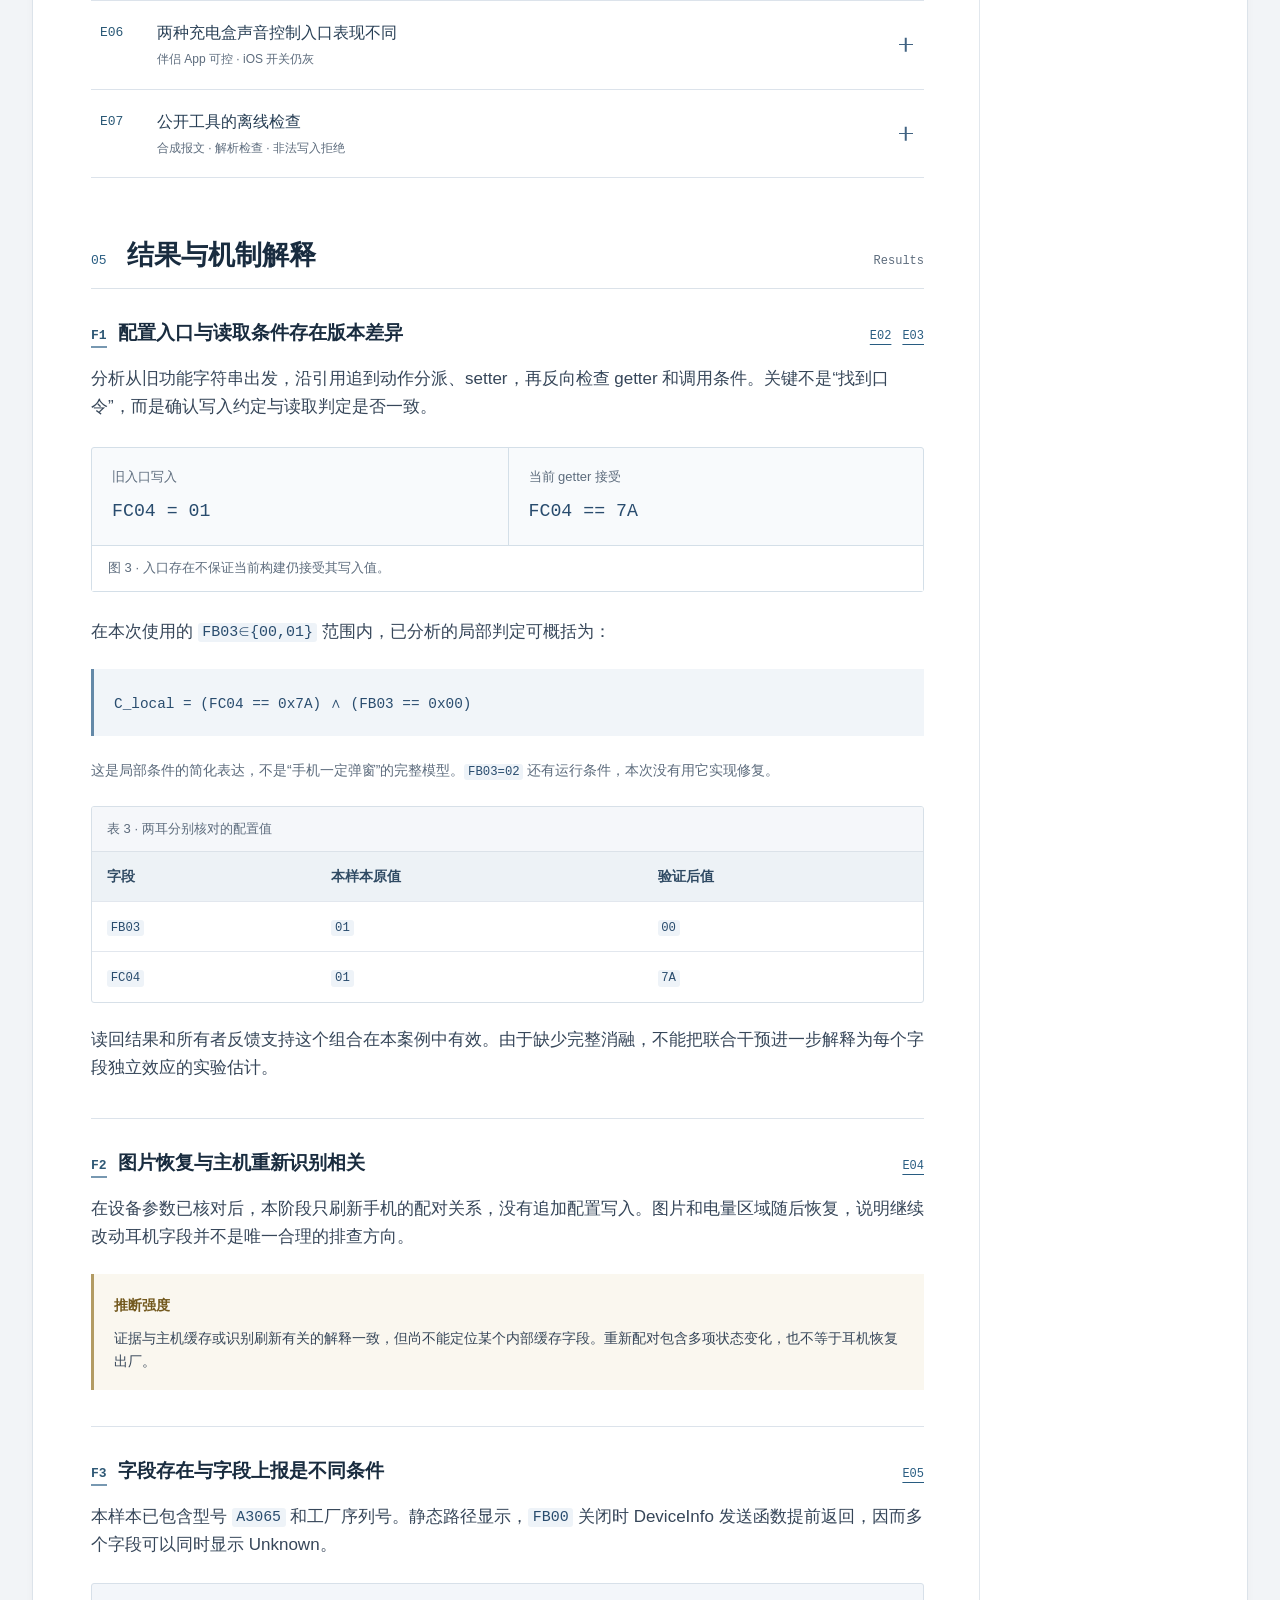
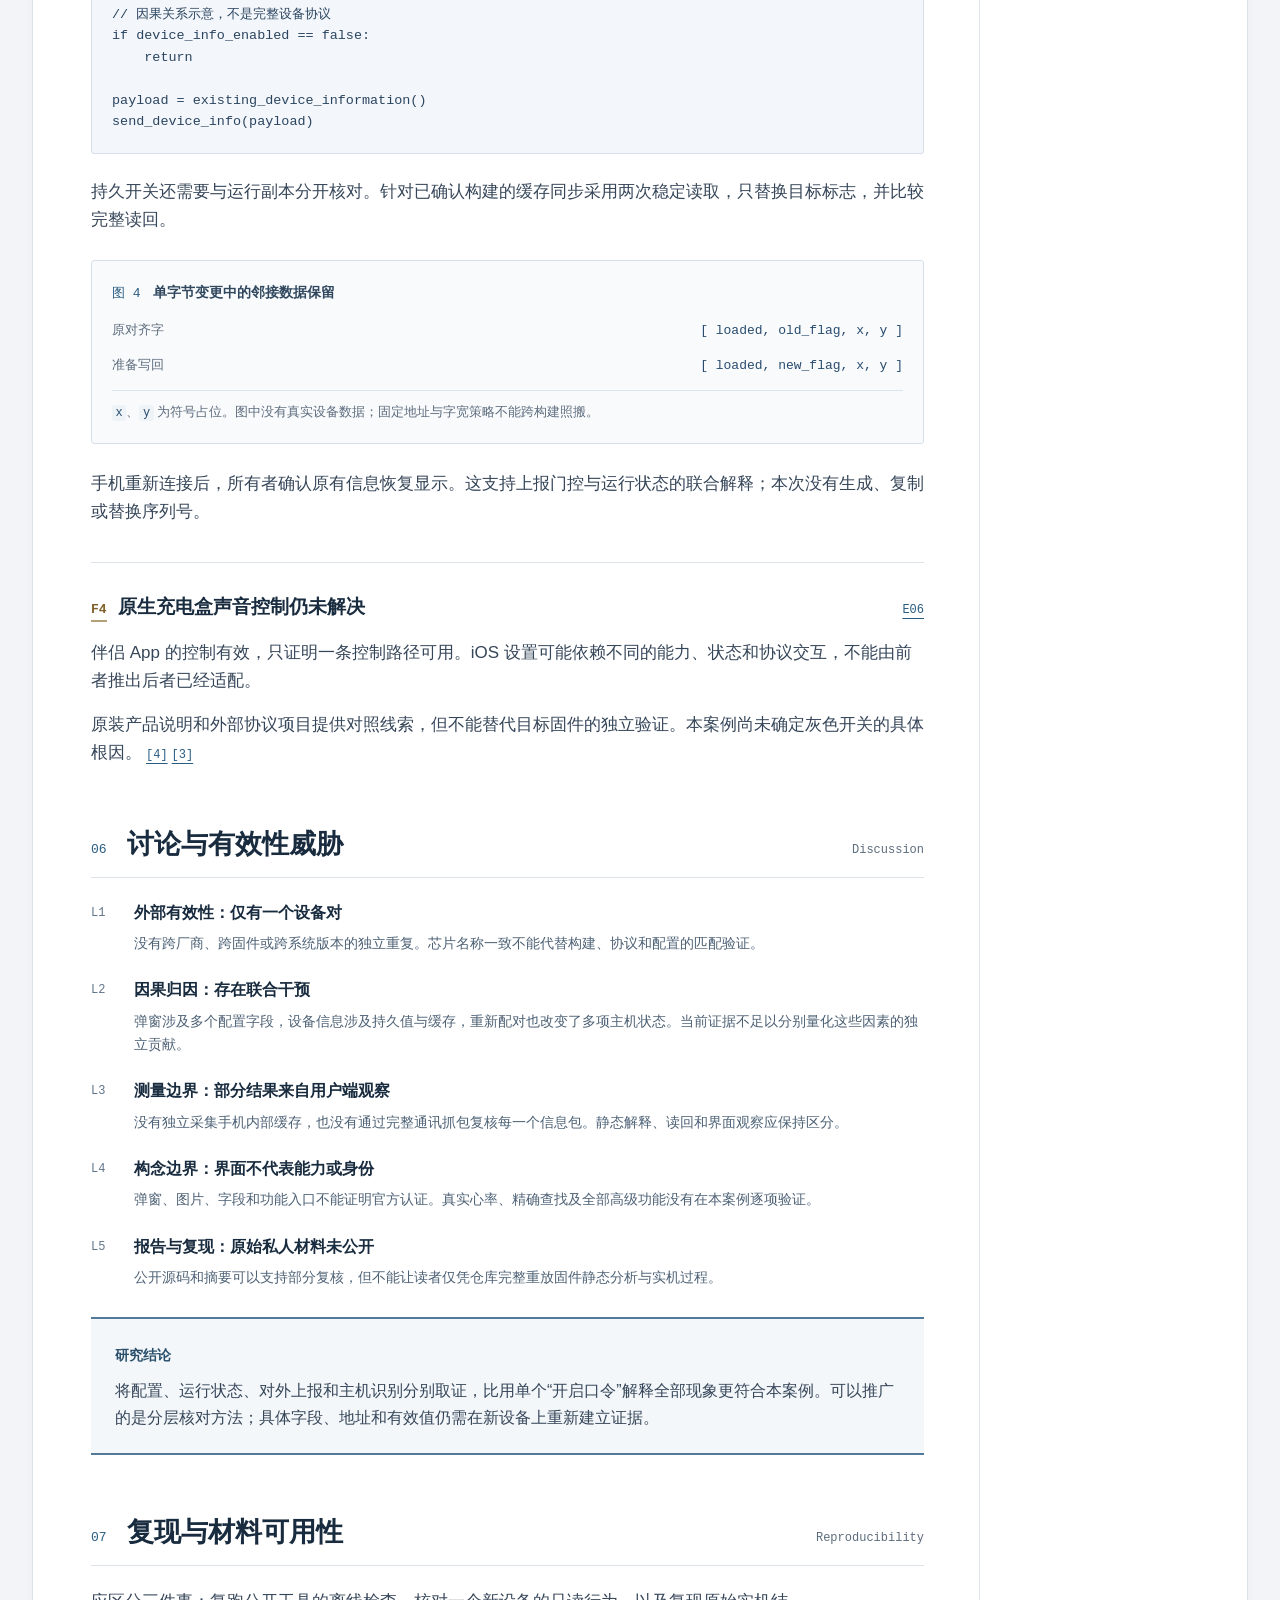
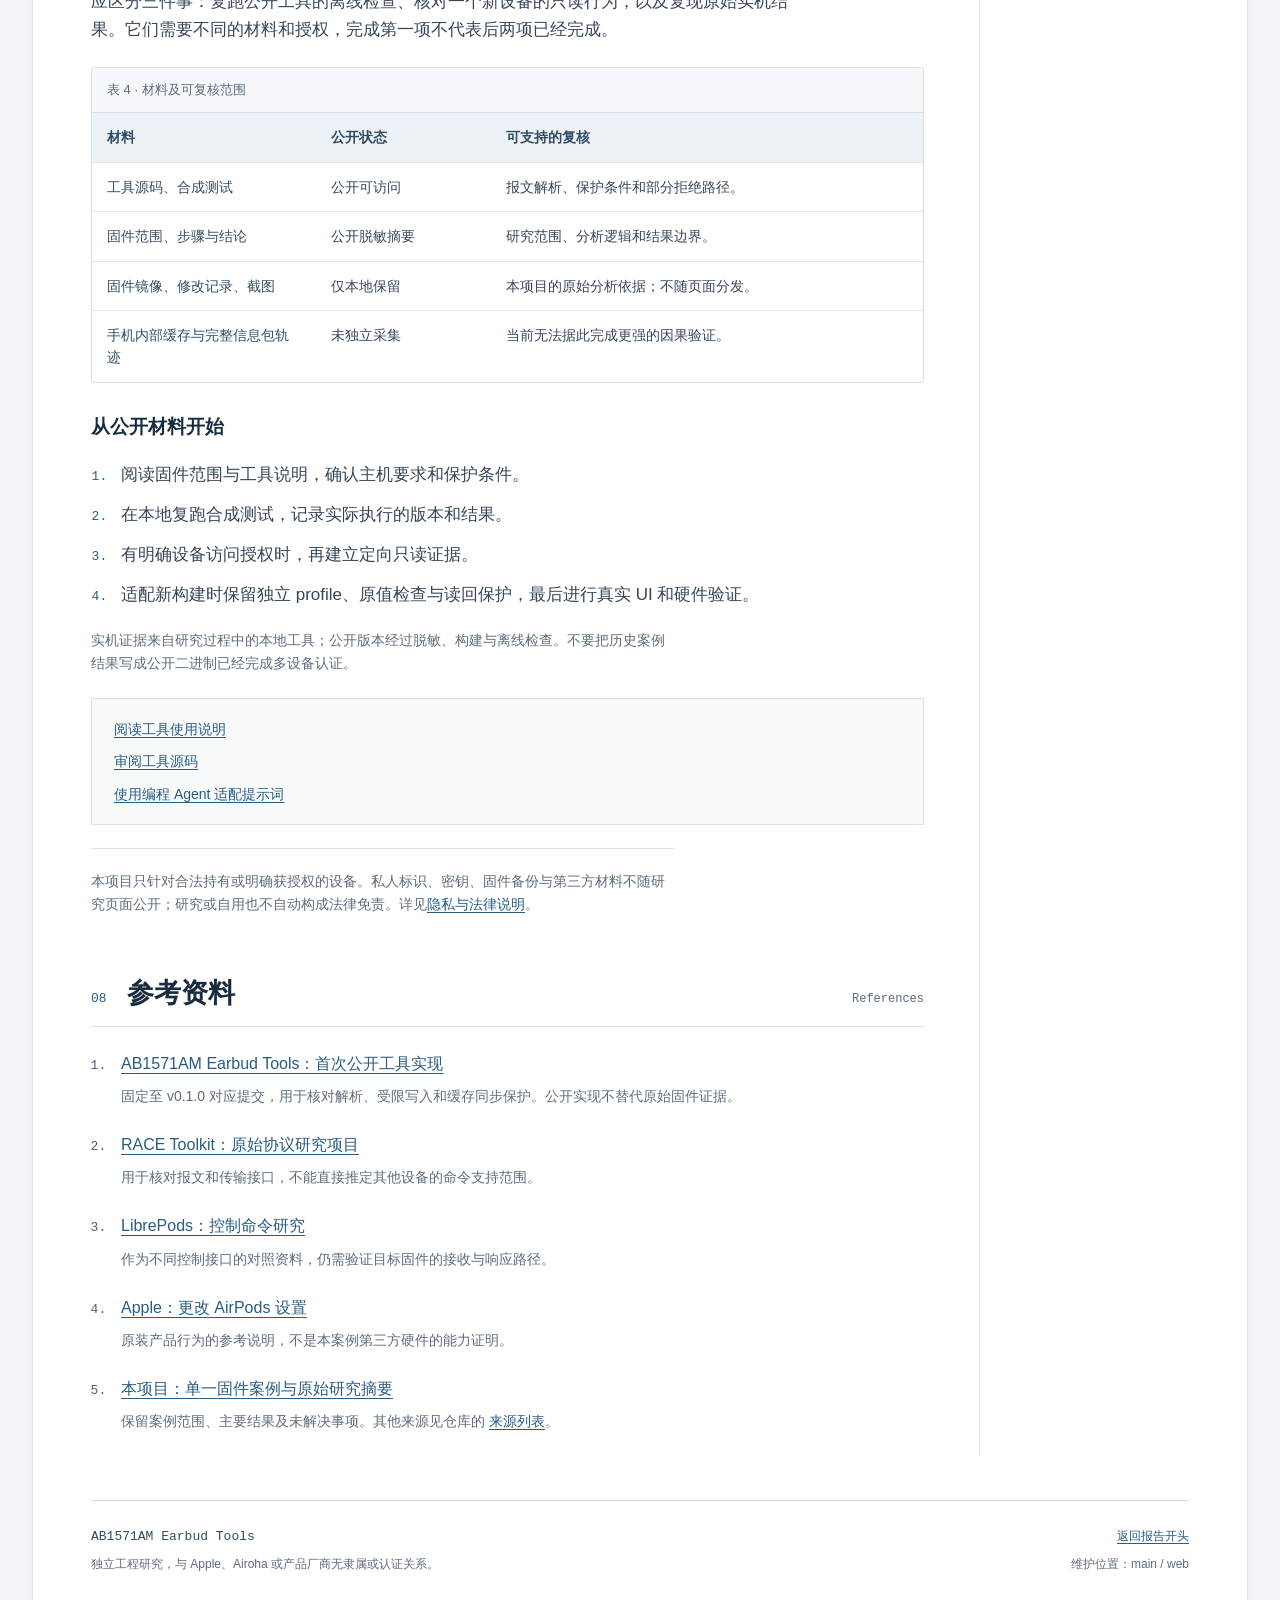
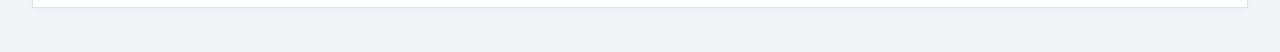
<file: web/index.html>
<!doctype html>
<html lang="zh-CN">
<head>
  <meta charset="utf-8">
  <meta name="viewport" content="width=device-width, initial-scale=1">
  <meta name="theme-color" content="#13283b">
  <meta name="description" content="AB1571AM 耳机互操作性的单案例工程研究：研究问题、方法、分层证据、结果、有效性威胁与复现材料。">
  <meta http-equiv="Content-Security-Policy" content="default-src 'self'; script-src 'self'; style-src 'self'; img-src 'self' data:; font-src 'self'; object-src 'none'; base-uri 'self'; form-action 'none'">
  <meta property="og:type" content="article">
  <meta property="og:title" content="AB1571AM 耳机互操作性研究 · 技术报告 R01">
  <meta property="og:description" content="以可追踪的证据解释配置、设备上报与主机识别，区分观察结果、机制解释与尚未验证的推断。">
  <meta property="og:url" content="https://jacksonsy.github.io/ab1571am-earbud-tools/">
  <link rel="canonical" href="https://jacksonsy.github.io/ab1571am-earbud-tools/">
  <link rel="icon" type="image/svg+xml" href="data:image/svg+xml,%3Csvg xmlns='http://www.w3.org/2000/svg' viewBox='0 0 64 64'%3E%3Crect width='64' height='64' rx='10' fill='%2313283b'/%3E%3Cpath d='M22 17H14v30h8m20-30h8v30h-8M28 39l4-16 4 16m-7-6h6' fill='none' stroke='%23d9e8f1' stroke-width='4' stroke-linecap='round'/%3E%3C/svg%3E">
  <link rel="stylesheet" href="site.css?v=research-report-2">
  <script src="site.js?v=research-report-2" defer></script>
  <title>AB1571AM 耳机互操作性研究 · 技术报告 R01</title>
</head>
<body>
<a class="skip-link" href="#article">跳到研究正文</a>
<header class="topbar">
  <div class="shell topbar-inner">
    <a class="project-name" href="#overview"><span class="project-symbol" aria-hidden="true">[a]</span><span>AB1571AM<span class="project-label" lang="en"> / Research notes</span></span></a>
    <nav class="top-links" aria-label="项目导航"><a href="#evidence">审阅证据</a><a href="#materials">复现材料</a><a href="https://github.com/JacksonsY/ab1571am-earbud-tools/tree/main/web">页面源码</a></nav>
  </div>
  <div class="progress-track" aria-hidden="true"><span id="progress-line"></span></div>
</header>

<main id="article" class="shell report" tabindex="-1">
  <header id="overview" class="report-cover">
    <div class="cover-main">
      <div class="report-kicker"><span>技术研究报告 R01</span><span lang="en">Single-case engineering study</span></div>
      <h1>AB1571AM 耳机<br>互操作性研究</h1>
      <p class="subtitle">配置条件、设备上报与主机识别的分层分析</p>
      <p class="cover-description">将一次兼容性排查整理为可追踪的研究记录：每个结论对应什么证据，证据又允许我们推断到哪里。</p>
      <div class="cover-meta"><span>研究日期 <time datetime="2026-10-05">2026-10-05</time></span><span>项目技术记录</span><span>非同行评审</span></div>
    </div>
    <aside class="study-card" aria-label="研究概况">
      <div class="study-card-heading"><span>研究概况</span><span lang="en">Study profile</span></div>
      <dl>
        <div><dt>研究设计</dt><dd>回顾性、探索性单案例</dd></div>
        <div><dt>样本单位</dt><dd><strong>1 副设备</strong><small>左右耳不作为两个独立样本</small></dd></div>
        <div><dt>证据来源</dt><dd>实机读回 / 固件分析<br>手机观察 / 离线检查</dd></div>
        <div><dt>公开工具</dt><dd><a href="https://github.com/JacksonsY/ab1571am-earbud-tools/releases/tag/v0.1.0">v0.1.0</a></dd></div>
      </dl>
    </aside>
  </header>

  <div class="report-strip"><span><b>研究对象</b> 第三方 AB1571AM 耳机</span><span><b>核心主题</b> 协议、状态与可验证性</span><a href="#limitations">阅读研究局限</a></div>

  <div class="reading-layout">
    <article class="manuscript">
      <details class="mobile-contents">
        <summary>本文目录 <span>8 个部分</span></summary>
        <nav class="contents" aria-label="手机正文目录">
          <a href="#abstract"><span>01</span>研究摘要</a><a href="#questions"><span>02</span>研究问题与假设</a>
          <a href="#method"><span>03</span>方法与研究设计</a><a href="#evidence"><span>04</span>证据记录</a>
          <a href="#results"><span>05</span>结果与机制解释</a><a href="#limitations"><span>06</span>讨论与有效性威胁</a>
          <a href="#materials"><span>07</span>复现与材料可用性</a><a href="#references"><span>08</span>参考资料</a>
        </nav>
      </details>

      <section id="abstract" data-section>
        <div class="section-heading"><span class="section-number">01</span><h2>研究摘要</h2><span class="section-english" lang="en">Abstract</span></div>
        <dl class="structured-abstract">
          <div><dt>背景</dt><dd>同一副耳机依次出现弹窗缺失、图片空白及型号/序列号 Unknown。相似的界面异常，可能来自不同的状态层。</dd></div>
          <div><dt>方法</dt><dd>结合定向 BLE/RACE 查询、指定构建的静态分析、双耳参数读回、主机重新配对及设备所有者反馈，对候选机制进行交叉核对。</dd></div>
          <div><dt>结果</dt><dd>本案例恢复了弹窗、耳机与充电盒图片，以及设备原有信息的上报。充电盒声音可由伴侣 App 控制，iOS 原生开关仍灰。</dd></div>
          <div><dt>解释边界</dt><dd>证据支持多个环节共同影响界面的解释，不支持全系列兼容性、原装身份或全部高级功能的推断。研究未实施随机化、独立重复或完整逐项消融。</dd></div>
        </dl>
        <p class="keywords"><strong>关键词</strong><span>BLE / RACE</span><span>NVKEY</span><span>双耳转发</span><span>运行缓存</span><span>DeviceInfo</span></p>
        <div class="scope-note"><strong>适用范围</strong><p>本文是一个构建、一个设备对的工程案例。参数、协议解释和修复结果必须与这个范围一起阅读；页面展示的文字和示意图不构成跨固件操作清单。</p></div>
      </section>

      <section id="questions" data-section>
        <div class="section-heading"><span class="section-number">02</span><h2>研究问题与假设</h2><span class="section-english" lang="en">Questions</span></div>
        <div class="research-questions">
          <div><span>RQ1</span><p>旧版功能入口仍然存在时，弹窗为什么可能继续失效？</p></div>
          <div><span>RQ2</span><p>图片、型号和序列号的异常，是否来自同一个状态层？</p></div>
          <div><span>RQ3</span><p>伴侣 App 与系统原生设置，对同一硬件功能的控制是否等价？</p></div>
        </div>
        <p>以下假设是对排查过程的事后整理，并非预注册实验。每条假设都保留了可检验的预测和当前证据的解释边界。</p>
        <div class="table-region" tabindex="0" role="region" aria-label="研究假设与证据对应表">
          <table><caption>表 1 · 假设、预测与证据</caption><thead><tr><th>假设</th><th>可检验预测</th><th>当前判断</th></tr></thead><tbody>
            <tr><th scope="row">H1 · 写入与判定约定不一致</th><td>旧入口的写值不满足当前 getter；核对并调整组合条件后，弹窗表现应改变。</td><td>静态路径和本案例结果相互支持。<a href="#e02" aria-label="E02：旧入口与当前条件的静态分析">E02</a>、<a href="#e03" aria-label="E03：双耳读回与弹窗结果">E03</a></td></tr>
            <tr><th scope="row">H2 · 主机识别状态参与缺图</th><td>不追加设备配置写入，仅刷新配对关系后，图片可能恢复。</td><td>与观察一致；具体缓存位置和唯一根因未证实。<a href="#e04" aria-label="E04：主机重新配对前后观察">E04</a></td></tr>
            <tr><th scope="row">H3 · 原有信息受到上报门控</th><td>字段已存在，但发送开关或缓存阻断了上报；恢复相应状态后应显示原有信息。</td><td>静态分析、状态核对和用户反馈支持联合解释。<a href="#e05" aria-label="E05：设备信息与运行缓存">E05</a></td></tr>
          </tbody></table>
        </div>
        <p class="table-hint">窄屏可横向滚动表格。</p>
        <p>RQ3 暂时只形成了开放问题：两条控制路径的表现确实不同，但尚未建立足以区分能力协商、状态同步和具体协议实现的验证实验。</p>
      </section>

      <section id="method" data-section>
        <div class="section-heading"><span class="section-number">03</span><h2>方法与研究设计</h2><span class="section-english" lang="en">Methods</span></div>
        <h3>3.1 对象、环境与分析单位</h3>
        <p>分析单位是一副耳机，而不是两个相互独立的耳机样本。设备的双耳角色可能切换，但这种切换不增加独立样本量。主机使用 macOS；手机系统版本由设备所有者报告为 iOS 27.0.1。</p>
        <dl class="profile">
          <div><dt>编译目标</dt><dd><code>ab157x_evk</code></dd></div>
          <div><dt>SDK</dt><dd><code>IoT_SDK_for_BT_Audio_V3.10.0.c43sp_YFY_1</code></dd></div>
          <div><dt>构建时间</dt><dd><code>2026/09/14 15:40:24 GMT +08:00</code></dd></div>
        </dl>
        <p>这些字段用于界定构建范围，不是完整固件的密码学认证。具有相同芯片名称或版本文本的其他设备，仍需重新核对接口、状态与配置布局。</p>

        <h3>3.2 将维护通道与呈现通道分开</h3>
        <p>在本案例中，Mac 通过 BLE 承载的 RACE 命令查询和调整耳机。手机界面则取决于耳机自身的广播、设备信息上报与手机识别行为；RACE 不是直接向手机绘制弹窗的接口。</p>
        <figure class="mechanism-figure">
          <div class="figure-title"><span>图 1</span><strong>状态与观察位置</strong><small>机制示意，非抓包时序</small></div>
          <div class="model-input"><span>维护通道</span><p>研究工具 <b aria-hidden="true">→</b> BLE / RACE <b aria-hidden="true">→</b> 设备查询与受限配置操作</p></div>
          <ol class="state-model">
            <li><span>01</span><strong>持久配置</strong><small>NVDM 中保存的值</small></li><li><span>02</span><strong>运行状态</strong><small>缓存、条件与双耳角色</small></li><li><span>03</span><strong>对外上报</strong><small>广播、服务和 DeviceInfo</small></li><li><span>04</span><strong>主机界面</strong><small>配对识别、图片与字段</small></li>
          </ol>
          <div class="model-observations"><span>协议观察：响应与读回</span><span>用户端观察：界面与真实行为</span></div>
          <figcaption>每个位置提供不同强度的证据。最右侧的界面恢复，不能单独证明中间每个环节的完整实现，也不能证明未测试的硬件能力。</figcaption>
        </figure>
        <p>NVDM 在这里指固件的非易失配置存储；NVKEY 是配置项的编号。运行缓存则是代码在执行时使用的副本，它与持久配置可能暂时不一致。</p>

        <h3 id="transport">3.3 通信与响应解析</h3>
        <p>经典蓝牙侧能发现服务，但 RFCOMM 通道打开失败；BLE 路径成功返回 SDK 和构建信息。这个差异决定了本次采用的通信方式，不应推广为所有固件的能力。<a class="evidence-ref" href="#e01" aria-label="查看 E01：维护通信链路">E01</a></p>
        <figure class="packet-figure">
          <div class="figure-title"><span>图 2</span><strong>SDK 查询报文的六个字节</strong><small>仅说明已核对的格式</small></div>
          <ol class="packet"><li><code>05</code><span>帧头</span></li><li><code>5A</code><span>请求类型</span></li><li><code>02</code><span>长度低字节</span></li><li><code>00</code><span>长度高字节</span></li><li><code>01</code><span>命令低字节</span></li><li><code>03</code><span>命令高字节</span></li></ol>
          <figcaption>长度与命令号为小端顺序：<code>01 03</code> 表示 <code>0x0301</code>，长度 <code>2</code> 包含命令本身的两个字节。接收时仍需处理分片、粘包、长度和响应匹配。<a href="#ref-race" aria-label="参考资料 2：RACE Toolkit">[2]</a></figcaption>
        </figure>
        <div class="table-region" tabindex="0" role="region" aria-label="RACE 响应解析要点">
          <table><caption>表 2 · 不同命令采用不同解析规则</caption><thead><tr><th>命令</th><th>本构建的关键规则</th><th>验证重点</th></tr></thead><tbody>
            <tr><td><code>0x0301</code></td><td>响应中的 <code>0x29</code> 与 SDK 字符串长度相关。</td><td>不能当作通用的非零失败状态。</td></tr>
            <tr><td><code>0x0A00</code></td><td>完整帧偏移 6–7 为长度，值从偏移 8 开始。</td><td>长度与实际数据必须一致。</td></tr>
            <tr><td><code>0x0A01</code></td><td>本样本在完整帧偏移 6 返回操作状态。</td><td>成功响应之后还要重新读取目标。</td></tr>
          </tbody></table>
        </div>
        <p class="table-hint">窄屏可横向滚动表格。</p>

        <h3 id="peer">3.4 双耳确认与失败处理</h3>
        <p>先通过 <code>0x0D00</code> 发现当前可用目标，再用 <code>0x0D01</code> 转发完整内层请求。外层转发确认不是另一耳的执行结果；判断成功还需要匹配内层命令、响应语义并重新读回。</p>
        <p>另一耳曾不可达，随后链路恢复并发生角色变化。记录因此以具体步骤和当时角色为单位，而不是把“连接耳”永久等同于左耳。未知原值、异常响应、缺少 peer 或不稳定缓存都使依赖它们的操作停止。</p>
        <div class="method-sequence"><span>识别构建</span><span>记录原值</span><span>最小变更</span><span>核对响应</span><span>分别读回</span><span>主机端验证</span></div>
        <p class="note">这是一组顺序检查，不是原子事务。失败前的步骤可能已经生效，需要明确记录部分完成状态。</p>
      </section>

      <section id="evidence" data-section>
        <div class="section-heading"><span class="section-number">04</span><h2>证据记录</h2><span class="section-english" lang="en">Evidence register</span></div>
        <p>以下编号将结果连接到具体观察。条目数量不是样本量；同一条目也可能同时包含实机读回和所有者反馈。展开条目可查看它能支持什么，以及不能支持什么。</p>
        <div class="evidence-register">
          <details id="e01" class="evidence-item"><summary><span class="evidence-id">E01</span><span class="evidence-heading"><strong>可用的维护通信链路</strong><small>接口发现 · SDK 与构建响应</small></span><span class="disclosure" aria-hidden="true"></span></summary><div class="evidence-body"><span class="evidence-kind">实机查询</span><dl><div><dt>观察</dt><dd>发现经典蓝牙服务，但 RFCOMM 打开失败；BLE/RACE 成功返回身份信息。</dd></div><div><dt>支持</dt><dd>本样本的 BLE 查询路径可用，Mac 可以完成这部分工作。</dd></div><div><dt>边界</dt><dd>没有证明其他型号、构建或全部命令都兼容。</dd></div><div><dt>可用材料</dt><dd>公开工具提供实现；原始设备返回留在本地。</dd></div></dl></div></details>
          <details id="e02" class="evidence-item"><summary><span class="evidence-id">E02</span><span class="evidence-heading"><strong>旧入口与当前判定条件不一致</strong><small>字符串引用 · setter / getter · 调用条件</small></span><span class="disclosure" aria-hidden="true"></span></summary><div class="evidence-body"><span class="evidence-kind analysis">静态分析</span><dl><div><dt>观察</dt><dd>旧入口写入 <code>FC04=01</code>；当前 getter 识别 <code>7A</code>，并与 <code>FB03</code> 的条件共同作用。</dd></div><div><dt>支持</dt><dd>口令存在与实际条件成立是两个不同判断。</dd></div><div><dt>边界</dt><dd>结论绑定本构建；未公开固件镜像，读者无法只凭网页重做该静态分析。</dd></div><div><dt>可用材料</dt><dd>公开案例摘要与受限操作代码；原始固件及分析记录不随页面分发。</dd></div></dl></div></details>
          <details id="e03" class="evidence-item"><summary><span class="evidence-id">E03</span><span class="evidence-heading"><strong>双耳读回与弹窗恢复</strong><small>响应判定 · 两耳参数 · 所有者确认</small></span><span class="disclosure" aria-hidden="true"></span></summary><div class="evidence-body"><span class="evidence-kind">实机读回 / 用户确认</span><dl><div><dt>观察</dt><dd>两耳分别读回 <code>FB03=00</code>、<code>FC04=7A</code>，之后所有者确认弹窗出现。</dd></div><div><dt>支持</dt><dd>该组合变更与本样本的显示恢复相关，并与静态条件解释一致。</dd></div><div><dt>边界</dt><dd>没有进行完整的逐项消融；不能由一次联合变更量化每个字段的独立贡献。</dd></div><div><dt>可用材料</dt><dd>公开脱敏结论；逐条修改记录与设备信息保留在本地。</dd></div></dl></div></details>
          <details id="e04" class="evidence-item"><summary><span class="evidence-id">E04</span><span class="evidence-heading"><strong>重新配对后的图片与电量显示</strong><small>无追加配置写入 · 手机页面前后观察</small></span><span class="disclosure" aria-hidden="true"></span></summary><div class="evidence-body"><span class="evidence-kind">用户端观察</span><dl><div><dt>观察</dt><dd>该阶段没有追加 NVKEY 写入；手机忽略设备并重新配对后，图片和电量区域恢复。</dd></div><div><dt>支持</dt><dd>刷新主机配对或识别状态与恢复显示有关。</dd></div><div><dt>边界</dt><dd>未读取手机内部缓存，也没有排除时间、重连和其他状态共同变化的影响。</dd></div><div><dt>可用材料</dt><dd>公开过程摘要；原始截图未公开。</dd></div></dl></div></details>
          <details id="e05" class="evidence-item"><summary><span class="evidence-id">E05</span><span class="evidence-heading"><strong>原有设备信息的门控与运行副本</strong><small>已有字段 · DeviceInfo 路径 · 缓存核对</small></span><span class="disclosure" aria-hidden="true"></span></summary><div class="evidence-body"><span class="evidence-kind analysis">静态分析 / 实机读回 / 用户确认</span><dl><div><dt>观察</dt><dd>型号和工厂序列号原本存在；静态路径显示 <code>FB00</code> 影响整组 DeviceInfo 发送。两耳持久值及运行标志核对为开启后，所有者确认字段恢复显示。</dd></div><div><dt>支持</dt><dd>“已有信息未被正确上报”比“需要生成新字段”更符合该案例证据。</dd></div><div><dt>边界</dt><dd>没有通过完整手机端通讯抓包独立验证每一个 DeviceInfo 包；缓存同步与持久开关的独立贡献未做完整消融。</dd></div><div><dt>可用材料</dt><dd>公开缓存同步保护实现；真实序列号及相邻字节不公开。</dd></div></dl></div></details>
          <details id="e06" class="evidence-item"><summary><span class="evidence-id">E06</span><span class="evidence-heading"><strong>两种充电盒声音控制入口表现不同</strong><small>伴侣 App 可控 · iOS 开关仍灰</small></span><span class="disclosure" aria-hidden="true"></span></summary><div class="evidence-body"><span class="evidence-kind open">用户确认 / 未解决</span><dl><div><dt>观察</dt><dd>盒子会发声，伴侣 App 可开关；iOS 原生设置仍不可操作。</dd></div><div><dt>支持</dt><dd>硬件声音能力与某一控制路径可用；两个入口不能直接等同。</dd></div><div><dt>边界</dt><dd>能力协商、状态同步和具体命令实现仍待区分。</dd></div><div><dt>可用材料</dt><dd>公开观察摘要和外部协议资料，不把对照资料当作目标固件已实现的证明。</dd></div></dl></div></details>
          <details id="e07" class="evidence-item"><summary><span class="evidence-id">E07</span><span class="evidence-heading"><strong>公开工具的离线检查</strong><small>合成报文 · 解析检查 · 非法写入拒绝</small></span><span class="disclosure" aria-hidden="true"></span></summary><div class="evidence-body"><span class="evidence-kind">离线验证</span><dl><div><dt>观察</dt><dd>发布时运行了 Swift、NVDM、ELF 自检，以及六个不允许写入调用的拒绝检查。</dd></div><div><dt>支持</dt><dd>被覆盖的解析、边界和拒绝路径符合测试预期。</dd></div><div><dt>边界</dt><dd>不等于跨设备验证，也不等于公开二进制已在所有主机上完成实机验证。</dd></div><div><dt>可用材料</dt><dd><a href="https://github.com/JacksonsY/ab1571am-earbud-tools/blob/b09c2c2d44bdf6b63dfb7691da0ac48a5d8867ad/scripts/check.sh">首次工具发布的检查脚本</a>，以及同一提交中的合成测试。</dd></div></dl></div></details>
        </div>
      </section>

      <section id="results" data-section>
        <div class="section-heading"><span class="section-number">05</span><h2>结果与机制解释</h2><span class="section-english" lang="en">Results</span></div>

        <div id="popup" class="finding">
          <div class="finding-header"><span>F1</span><h3>配置入口与读取条件存在版本差异</h3><a href="#e02" aria-label="F1 对应证据 E02">E02</a><a href="#e03" aria-label="F1 对应证据 E03">E03</a></div>
          <p>分析从旧功能字符串出发，沿引用追到动作分派、setter，再反向检查 getter 和调用条件。关键不是“找到口令”，而是确认写入约定与读取判定是否一致。</p>
          <figure class="comparison-figure"><div><span>旧入口写入</span><code>FC04 = 01</code></div><div><span>当前 getter 接受</span><code>FC04 == 7A</code></div><figcaption>图 3 · 入口存在不保证当前构建仍接受其写入值。</figcaption></figure>
          <p>在本次使用的 <code>FB03∈{00,01}</code> 范围内，已分析的局部判定可概括为：</p>
          <div class="equation" tabindex="0" role="region" aria-label="本构建局部条件的简化表达式"><code>C_local = (FC04 == 0x7A) ∧ (FB03 == 0x00)</code></div>
          <p class="note">这是局部条件的简化表达，不是“手机一定弹窗”的完整模型。<code>FB03=02</code> 还有运行条件，本次没有用它实现修复。</p>
          <div class="table-region compact-table" tabindex="0" role="region" aria-label="本案例配置前后对照"><table><caption>表 3 · 两耳分别核对的配置值</caption><thead><tr><th>字段</th><th>本样本原值</th><th>验证后值</th></tr></thead><tbody><tr><th scope="row"><code>FB03</code></th><td><code>01</code></td><td><code>00</code></td></tr><tr><th scope="row"><code>FC04</code></th><td><code>01</code></td><td><code>7A</code></td></tr></tbody></table></div>
          <p>读回结果和所有者反馈支持这个组合在本案例中有效。由于缺少完整消融，不能把联合干预进一步解释为每个字段独立效应的实验估计。</p>
        </div>

        <div id="artwork" class="finding">
          <div class="finding-header"><span>F2</span><h3>图片恢复与主机重新识别相关</h3><a href="#e04" aria-label="F2 对应证据 E04">E04</a></div>
          <p>在设备参数已核对后，本阶段只刷新手机的配对关系，没有追加配置写入。图片和电量区域随后恢复，说明继续改动耳机字段并不是唯一合理的排查方向。</p>
          <div class="inference-box"><strong>推断强度</strong><p>证据与主机缓存或识别刷新有关的解释一致，但尚不能定位某个内部缓存字段。重新配对包含多项状态变化，也不等于耳机恢复出厂。</p></div>
        </div>

        <div id="device-info" class="finding">
          <div class="finding-header"><span>F3</span><h3>字段存在与字段上报是不同条件</h3><a href="#e05" aria-label="F3 对应证据 E05">E05</a></div>
          <p>本样本已包含型号 <code>A3065</code> 和工厂序列号。静态路径显示，<code>FB00</code> 关闭时 DeviceInfo 发送函数提前返回，因而多个字段可以同时显示 Unknown。</p>
          <pre class="code-block" tabindex="0" role="region" aria-label="DeviceInfo 门控的简化伪代码"><code>// 因果关系示意，不是完整设备协议
if device_info_enabled == false:
    return

payload = existing_device_information()
send_device_info(payload)</code></pre>
          <p>持久开关还需要与运行副本分开核对。针对已确认构建的缓存同步采用两次稳定读取，只替换目标标志，并比较完整读回。</p>
          <figure class="cache-figure"><div class="figure-title"><span>图 4</span><strong>单字节变更中的邻接数据保留</strong></div><div class="cache-row"><span>原对齐字</span><code>[ loaded, old_flag, x, y ]</code></div><div class="cache-row"><span>准备写回</span><code>[ loaded, new_flag, x, y ]</code></div><figcaption><code>x</code>、<code>y</code> 为符号占位。图中没有真实设备数据；固定地址与字宽策略不能跨构建照搬。</figcaption></figure>
          <p>手机重新连接后，所有者确认原有信息恢复显示。这支持上报门控与运行状态的联合解释；本次没有生成、复制或替换序列号。</p>
        </div>

        <div id="case-sound" class="finding unresolved">
          <div class="finding-header"><span>F4</span><h3>原生充电盒声音控制仍未解决</h3><a href="#e06" aria-label="F4 对应证据 E06">E06</a></div>
          <p>伴侣 App 的控制有效，只证明一条控制路径可用。iOS 设置可能依赖不同的能力、状态和协议交互，不能由前者推出后者已经适配。</p>
          <p>原装产品说明和外部协议项目提供对照线索，但不能替代目标固件的独立验证。本案例尚未确定灰色开关的具体根因。<a class="citation" href="#ref-apple" aria-label="参考资料 4：Apple 设置说明">[4]</a><a class="citation" href="#ref-aap" aria-label="参考资料 3：LibrePods 控制命令">[3]</a></p>
        </div>
      </section>

      <section id="limitations" data-section>
        <span id="conclusions" class="anchor-alias"></span>
        <div class="section-heading"><span class="section-number">06</span><h2>讨论与有效性威胁</h2><span class="section-english" lang="en">Discussion</span></div>
        <div class="limitations-list">
          <div><span>L1</span><h3>外部有效性：仅有一个设备对</h3><p>没有跨厂商、跨固件或跨系统版本的独立重复。芯片名称一致不能代替构建、协议和配置的匹配验证。</p></div>
          <div><span>L2</span><h3>因果归因：存在联合干预</h3><p>弹窗涉及多个配置字段，设备信息涉及持久值与缓存，重新配对也改变了多项主机状态。当前证据不足以分别量化这些因素的独立贡献。</p></div>
          <div><span>L3</span><h3>测量边界：部分结果来自用户端观察</h3><p>没有独立采集手机内部缓存，也没有通过完整通讯抓包复核每一个信息包。静态解释、读回和界面观察应保持区分。</p></div>
          <div><span>L4</span><h3>构念边界：界面不代表能力或身份</h3><p>弹窗、图片、字段和功能入口不能证明官方认证。真实心率、精确查找及全部高级功能没有在本案例逐项验证。</p></div>
          <div><span>L5</span><h3>报告与复现：原始私人材料未公开</h3><p>公开源码和摘要可以支持部分复核，但不能让读者仅凭仓库完整重放固件静态分析与实机过程。</p></div>
        </div>
        <div class="conclusion"><strong>研究结论</strong><p>将配置、运行状态、对外上报和主机识别分别取证，比用单个“开启口令”解释全部现象更符合本案例。可以推广的是分层核对方法；具体字段、地址和有效值仍需在新设备上重新建立证据。</p></div>
      </section>

      <section id="materials" data-section>
        <div class="section-heading"><span class="section-number">07</span><h2>复现与材料可用性</h2><span class="section-english" lang="en">Reproducibility</span></div>
        <p>应区分三件事：复跑公开工具的离线检查、核对一个新设备的只读行为，以及复现原始实机结果。它们需要不同的材料和授权，完成第一项不代表后两项已经完成。</p>
        <div class="table-region" tabindex="0" role="region" aria-label="研究材料可用性"><table><caption>表 4 · 材料及可复核范围</caption><thead><tr><th>材料</th><th>公开状态</th><th>可支持的复核</th></tr></thead><tbody>
          <tr><th scope="row">工具源码、合成测试</th><td>公开可访问</td><td>报文解析、保护条件和部分拒绝路径。</td></tr>
          <tr><th scope="row">固件范围、步骤与结论</th><td>公开脱敏摘要</td><td>研究范围、分析逻辑和结果边界。</td></tr>
          <tr><th scope="row">固件镜像、修改记录、截图</th><td>仅本地保留</td><td>本项目的原始分析依据；不随页面分发。</td></tr>
          <tr><th scope="row">手机内部缓存与完整信息包轨迹</th><td>未独立采集</td><td>当前无法据此完成更强的因果验证。</td></tr>
        </tbody></table></div>
        <p class="table-hint">窄屏可横向滚动表格。</p>
        <h3>从公开材料开始</h3>
        <ol class="reproduction-steps"><li>阅读固件范围与工具说明，确认主机要求和保护条件。</li><li>在本地复跑合成测试，记录实际执行的版本和结果。</li><li>有明确设备访问授权时，再建立定向只读证据。</li><li>适配新构建时保留独立 profile、原值检查与读回保护，最后进行真实 UI 和硬件验证。</li></ol>
        <p class="note">实机证据来自研究过程中的本地工具；公开版本经过脱敏、构建与离线检查。不要把历史案例结果写成公开二进制已经完成多设备认证。</p>
        <div class="resource-links"><a href="https://github.com/JacksonsY/ab1571am-earbud-tools/blob/main/docs/TOOLS.md">阅读工具使用说明</a><a href="https://github.com/JacksonsY/ab1571am-earbud-tools/tree/main/tools">审阅工具源码</a><a id="agent-prompts" href="https://github.com/JacksonsY/ab1571am-earbud-tools/blob/main/prompts/README.md">使用编程 Agent 适配提示词</a></div>
        <p class="ethics">本项目只针对合法持有或明确获授权的设备。私人标识、密钥、固件备份与第三方材料不随研究页面公开；研究或自用也不自动构成法律免责。详见<a href="https://github.com/JacksonsY/ab1571am-earbud-tools/blob/main/docs/PUBLICATION_AND_LEGAL.md">隐私与法律说明</a>。</p>
      </section>

      <section id="references" data-section>
        <div class="section-heading"><span class="section-number">08</span><h2>参考资料</h2><span class="section-english" lang="en">References</span></div>
        <ol class="references-list">
          <li id="ref-code"><a href="https://github.com/JacksonsY/ab1571am-earbud-tools/blob/b09c2c2d44bdf6b63dfb7691da0ac48a5d8867ad/tools/inspect-earbud.swift">AB1571AM Earbud Tools：首次公开工具实现</a><p>固定至 v0.1.0 对应提交，用于核对解析、受限写入和缓存同步保护。公开实现不替代原始固件证据。</p></li>
          <li id="ref-race"><a href="https://github.com/auracast-research/race-toolkit">RACE Toolkit：原始协议研究项目</a><p>用于核对报文和传输接口，不能直接推定其他设备的命令支持范围。</p></li>
          <li id="ref-aap"><a href="https://github.com/kavishdevar/librepods/blob/main/docs/control_commands.md">LibrePods：控制命令研究</a><p>作为不同控制接口的对照资料，仍需验证目标固件的接收与响应路径。</p></li>
          <li id="ref-apple"><a href="https://support.apple.com/zh-cn/guide/airpods/dev57e5b7e58/27/web/27">Apple：更改 AirPods 设置</a><p>原装产品行为的参考说明，不是本案例第三方硬件的能力证明。</p></li>
          <li><a href="https://github.com/JacksonsY/ab1571am-earbud-tools/blob/main/docs/CASE_STUDY.md">本项目：单一固件案例与原始研究摘要</a><p>保留案例范围、主要结果及未解决事项。其他来源见仓库的 <a href="https://github.com/JacksonsY/ab1571am-earbud-tools/blob/main/docs/SOURCES.md">来源列表</a>。</p></li>
        </ol>
      </section>
    </article>

    <aside class="reading-rail" aria-label="阅读辅助">
      <div class="rail-sticky">
        <div class="rail-heading">本文目录 <span lang="en">On this page</span></div>
        <nav class="contents" aria-label="桌面正文目录">
          <a href="#abstract" aria-current="location"><span>01</span>研究摘要</a><a href="#questions"><span>02</span>研究问题与假设</a>
          <a href="#method"><span>03</span>方法与研究设计</a><a href="#evidence"><span>04</span>证据记录</a>
          <a href="#results"><span>05</span>结果与机制解释</a><a href="#limitations"><span>06</span>讨论与有效性威胁</a>
          <a href="#materials"><span>07</span>复现与材料可用性</a><a href="#references"><span>08</span>参考资料</a>
        </nav>
        <div class="rail-note"><strong>如何阅读结论</strong><p><span>观察</span>记录直接得到的响应与反馈。</p><p><span>解释</span>连接代码路径与状态变化。</p><p><span>局限</span>标明证据尚未覆盖的部分。</p></div>
        <a class="rail-source" href="https://github.com/JacksonsY/ab1571am-earbud-tools/tree/main/web">查看本页源码</a>
      </div>
    </aside>
  </div>

  <footer class="report-footer"><div><strong>AB1571AM Earbud Tools</strong><p>独立工程研究，与 Apple、Airoha 或产品厂商无隶属或认证关系。</p></div><div><a href="#overview">返回报告开头</a><span>维护位置：main / web</span></div></footer>
</main>
</body>
</html>
</file>
<file: docs/site.css>
@charset "UTF-8";
:root{color-scheme:light;--ink:#202b3c;--body:#394559;--muted:#5f6b7d;--blue:#2c55d4;--line:#dfe5ee;--soft:#f5f7fb;--mono:ui-monospace,"SFMono-Regular",Consolas,"Liberation Mono",monospace;--sans:-apple-system,BlinkMacSystemFont,"Segoe UI","PingFang SC","Hiragino Sans GB","Microsoft YaHei",sans-serif;--serif:Georgia,"Songti SC","Noto Serif CJK SC",serif}
*{box-sizing:border-box}html{scroll-behavior:smooth;scroll-padding-top:104px}body{margin:0;color:var(--body);background:#fff;font:400 17px/1.95 var(--sans);-webkit-font-smoothing:antialiased}a{color:var(--blue);text-underline-offset:4px;text-decoration-thickness:1px}a:hover{text-decoration-thickness:2px}a:focus-visible,summary:focus-visible,[tabindex]:focus-visible{outline:3px solid #ca680d;outline-offset:5px}::selection{background:#dbe5ff;color:#192c64}h1,h2,h3,p{margin:0}h1,h2,h3{color:var(--ink);line-height:1.45}code{font-family:var(--mono);font-size:.88em;background:#f0f3f8;border-radius:3px;padding:.12em .3em;color:#243f75;overflow-wrap:anywhere}.page-shell{width:min(1180px,calc(100% - 80px));margin-inline:auto}.skip-link{position:fixed;z-index:100;inset-block-start:10px;inset-inline-start:10px;padding:10px 18px;background:var(--blue);color:#fff;transform:translateY(-180%)}.skip-link:focus{transform:translateY(0)}
.masthead{position:sticky;inset-block-start:0;z-index:20;border-block-end:1px solid var(--line);background:rgba(255,255,255,.97);backdrop-filter:blur(12px)}.masthead-inner{height:72px;display:flex;align-items:center;justify-content:space-between;gap:24px}.wordmark{display:flex;align-items:center;gap:13px;min-height:44px;text-decoration:none;color:var(--ink);font:600 14px/1.5 var(--mono);letter-spacing:.03em}.mark{display:grid;place-content:center;width:38px;height:38px;background:var(--blue);color:#fff;border-radius:5px;font:500 22px/1 var(--mono);letter-spacing:-.13em;padding-inline-end:3px}.wordmark-note{color:var(--muted);font-size:12px;font-weight:400}.repository-link{font-size:14px;padding:7px 14px;border:1px solid var(--line);border-radius:4px;text-decoration:none;color:var(--body);min-height:42px;display:inline-flex;align-items:center}.repository-link:hover{background:var(--soft)}.reading-progress{position:absolute;inset-block-end:-1px;inset-inline:0;height:2px}.reading-progress span{display:block;width:0;height:100%;background:var(--blue)}
.document-layout{display:grid;grid-template-columns:200px minmax(0,1fr);gap:64px;align-items:start}.sidebar-inner{position:sticky;inset-block-start:112px;max-height:calc(100dvh - 140px);overflow-y:auto;padding-block:4px 20px}.sidebar{align-self:stretch;padding-block-start:49px}.sidebar-heading{font-size:14px;font-weight:600;color:var(--ink);display:flex;justify-content:space-between;align-items:center;padding-block-end:17px;border-block-end:1px solid var(--line)}.sidebar-heading span{font:400 12px var(--mono);letter-spacing:.04em;color:var(--muted)}.toc{display:flex;flex-direction:column;gap:3px;padding-block-start:14px}.toc a{display:flex;align-items:baseline;gap:10px;min-height:38px;padding:7px 8px;text-decoration:none;color:var(--muted);font-size:13px;line-height:1.65;border-inline-start:2px solid transparent;border-radius:0 3px 3px 0}.toc a span{font:400 12px/1.7 var(--mono);color:#778297;min-width:18px}.toc a:hover{background:var(--soft);color:var(--blue)}.toc a[aria-current=location]{border-inline-start-color:var(--blue);color:var(--blue);background:#f0f4ff;font-weight:550}.toc a[aria-current=location] span{color:var(--blue)}.sidebar-note{margin-block-start:36px;padding-inline-start:10px}.sidebar-note>span{font:500 12px/1.7 var(--mono);letter-spacing:.08em;color:#5c6880}.sidebar-note p{font-size:12px;line-height:1.9;margin-block-start:9px;color:#647085}.sidebar-source{display:inline-block;margin-block-start:20px;margin-inline-start:10px;font-size:12px}.paper{min-width:0;max-width:820px;padding-block-start:52px}.mobile-contents{display:none}
.article-category{font:500 12px/1.7 var(--mono);letter-spacing:.07em;color:var(--blue);margin-block-end:20px}h1{font-size:clamp(32px,3.2vw,45px);font-family:var(--serif);font-weight:650;letter-spacing:-.025em;line-height:1.42}.article-deck{font-size:19px;color:var(--muted);line-height:1.9;margin-block-start:22px;max-width:740px}.article-meta{display:flex;flex-wrap:wrap;gap:6px 22px;margin-block-start:23px;padding-block-end:28px;border-block-end:1px solid var(--line);font-size:12px;color:#68758a}.abstract{margin-block-start:30px}.abstract h2{font-size:17px;font-weight:600;margin-block-end:11px}.abstract p{font-size:16px;line-height:1.95;margin-block-start:12px}.abstract .abstract-scope{color:var(--muted);font-size:14px;border-inline-start:2px solid #c6d3ee;padding-inline-start:17px;margin-block-start:22px}.profile-wrap{margin-block:23px 0!important}.profile-table{min-width:0!important}.profile-table th{width:118px;background:#f8f9fc}.profile-table td code{background:none;padding:0;font-size:13px}
article>section{margin-block-start:66px;padding-block-start:0;scroll-margin-top:14px}article>section:last-child{margin-block-start:60px}.section-label{font:500 12px/1.6 var(--mono);letter-spacing:.06em;color:var(--blue);margin-block-end:13px}article>section>h2{font-size:27px;font-weight:650;letter-spacing:-.015em;margin-block-end:24px}article>section h3{font-size:19px;font-weight:650;margin-block:31px 14px}article>section>p{margin-block:15px;line-height:1.95}article>section>p strong{font-weight:600;color:#263855}.reference{font:500 12px var(--mono);margin-inline-start:4px;text-decoration:none}.figure{margin:27px 0 25px}.figure figcaption{font-size:13px;line-height:1.85;color:var(--muted);margin-block-start:12px}.figure figcaption code{font-size:12px}
.state-chain{display:grid;grid-template-columns:repeat(4,1fr);gap:12px;padding:22px 18px;background:var(--soft);border:1px solid #e2e8f2;border-radius:5px}.state-chain>div{position:relative;padding-inline:6px}.state-chain>div+div{border-inline-start:1px solid #d7dfed;padding-inline-start:16px}.state-chain span{display:block;font:500 12px/1.5 var(--mono);color:var(--blue);margin-block-end:8px}.state-chain strong{display:block;font-size:16px;font-weight:550;color:#2c3c57}.state-chain small{display:block;font-size:12px;color:var(--muted);line-height:1.8;margin-block-start:5px}.evidence-key{display:grid;gap:15px;margin-block:26px;padding:22px 24px;background:#fafbfe;border:1px solid #e2e8f2;border-radius:5px}.evidence-key>div{display:grid;grid-template-columns:105px minmax(0,1fr);gap:16px;align-items:start}.evidence-key p{font-size:14px;line-height:1.8}.evidence-label{font-size:12px;font-weight:550;line-height:1.8;padding:3px 9px;border-radius:3px;display:inline-block;justify-self:start;white-space:nowrap}.evidence-label.observed{background:#e7f0e9;color:#27553a}.evidence-label.analyzed{background:#e8edfb;color:#304f9a}.evidence-label.inferred{background:#f5eddd;color:#77571a}
.callout{margin-block:26px;padding:20px 23px;border-inline-start:3px solid #7590d4;background:#f4f7ff;border-radius:0 5px 5px 0}.callout>strong{display:block;font-size:14px;font-weight:600;line-height:1.6;color:#304e98;margin-block-end:8px}.callout p{font-size:15px;line-height:1.9}.callout.observed{background:#f1f7f2;border-color:#6c967b}.callout.observed>strong{color:#315c40}.callout.inferred{background:#faf7ef;border-color:#b39755}.callout.inferred>strong{color:#755c26}
.packet-bytes{list-style:none;padding:0;display:grid;grid-template-columns:repeat(6,1fr);gap:8px;margin:0}.packet-bytes li{text-align:center;border:1px solid #d7e0f0;border-block-start:3px solid #6684cd;border-radius:3px;overflow:hidden;padding-block:14px 10px;background:#f8faff}.packet-bytes code{display:block;font:500 24px/1.5 var(--mono);background:none;padding:0;color:#284785}.packet-bytes span{display:block;font-size:12px;margin-block:7px 3px}.packet-bytes small{display:block;font:400 12px/1.7 var(--mono);color:#697791}
.table-wrap{overflow-x:auto;max-width:100%;margin-block:24px;border:1px solid var(--line);border-radius:4px}table{border-collapse:collapse;width:100%;min-width:580px;font-size:14px;line-height:1.85}caption{text-align:start;padding:12px 16px;border-block-end:1px solid var(--line);background:#fafbfe;color:var(--muted);font-size:12px;line-height:1.8}th,td{padding:12px 16px;text-align:start;vertical-align:top;border-block-end:1px solid #e5e9f0}thead th{background:#f3f5fa;font-weight:550;color:#33466a}tbody tr:last-child th,tbody tr:last-child td{border-block-end:0}tbody th{font-weight:500;color:#44536b}td code{font-size:12px;white-space:normal}.comparison-flow{display:grid;grid-template-columns:1fr 1fr;gap:16px}.comparison-flow>div{border:1px solid #dce3ef;border-radius:4px;padding:20px;background:#fbfcfe}.comparison-flow span{font-size:13px;color:var(--muted);display:block}.comparison-flow code{display:block;font-size:20px;margin-block:11px;padding:0;background:none;color:#294b9d}.comparison-flow p{font-size:14px;line-height:1.8}.code-block{background:#f5f7fb;border:1px solid #dce3ef;border-radius:4px;padding:20px 23px;overflow-x:auto;line-height:1.85;font:400 13px/1.9 var(--mono);tab-size:4;margin-block:24px}.code-block code{padding:0;background:none;font:inherit;color:#2c3f60;overflow-wrap:normal;white-space:pre}
.relay-envelope{border:1px solid #b4c6e6;background:#f2f6ff;padding:20px 24px;border-radius:5px}.envelope-label{font-size:14px;font-weight:550;color:#304f8c}.relay-envelope>p{font-size:14px;margin-block:7px 17px;color:var(--muted)}.inner-envelope{border:1px solid #bccce6;background:#fff;padding:17px 20px;border-radius:4px}.inner-envelope p{font-size:14px;line-height:1.8;margin-block-start:7px}.process-list{padding-inline-start:24px;margin-block:19px 24px}.process-list li{padding-inline-start:6px;margin-block:12px;line-height:1.9}.process-list li::marker{font:500 13px var(--mono);color:var(--blue)}.process-list strong{color:#2d3e59;font-weight:600}.process-list.compact{font-size:16px}.process-list.compact li{margin-block:8px}.cache-word{display:grid;gap:14px;border:1px solid #dce3ef;border-radius:5px;padding:21px 24px;background:#fafbfe}.cache-word>div{display:flex;justify-content:space-between;align-items:baseline;gap:14px}.cache-word span{font-size:13px;color:var(--muted)}.cache-word code{font-size:14px;background:none;padding:0}.control-path{display:grid;gap:17px;padding:23px 25px;background:#fafbfe;border:1px solid #dce3ef;border-radius:5px}.control-path>div+div{border-block-start:1px dashed #ccd6e5;padding-block-start:17px}.path-label{display:block;font-size:12px;line-height:1.5;color:#3b6550;margin-block-end:8px}.path-label.pending{color:#856727}.control-path strong{font-size:15px;font-weight:550;color:#304260;line-height:1.8;display:block}.control-path p{font-size:14px;margin-block-start:7px;color:var(--muted)}.legal-note{font-size:14px!important;color:var(--muted);padding:20px 22px;background:#f7f8fb;border:1px solid #e1e6ef;border-radius:4px}
.reference-list{padding-inline-start:24px;margin-block:20px}.reference-list li{padding-inline-start:7px;margin-block:22px}.reference-list li::marker{font:500 13px var(--mono);color:#536586}.reference-list a{font-size:16px;line-height:1.75}.reference-list p{font-size:14px;line-height:1.9;color:var(--muted);margin-block-start:7px}.further-reading{padding:22px 24px;margin-block-start:30px;background:#f5f7fb;border:1px solid #dce3ef;border-radius:5px;display:flex;align-items:flex-start;flex-direction:column;gap:9px}.further-reading h3{font-size:15px;margin:0 0 3px}.further-reading a{font-size:14px;line-height:1.85}.article-footer{border-block-start:1px solid var(--line);padding-block:28px 44px;margin-block-start:64px;font-size:12px;color:#657185;line-height:1.9}.article-footer p+p{margin-block-start:6px}.article-footer a{color:#536c9f}
@media(max-width:1120px){.page-shell{width:calc(100% - 64px)}.document-layout{grid-template-columns:180px minmax(0,1fr);gap:42px}.sidebar-heading span{display:none}.toc a{font-size:13px;padding-inline:6px;gap:7px}.paper{padding-block-start:43px}h1{font-size:37px}.article-deck{font-size:18px}.article-meta{gap:5px 17px}.state-chain{gap:6px;padding-inline:12px}.state-chain>div+div{padding-inline-start:10px}.state-chain strong{font-size:15px}.cache-word>div{flex-direction:column;gap:5px}}
@media(max-width:960px){.page-shell{width:min(820px,calc(100% - 64px))}.document-layout{display:block}.sidebar{display:none}.paper{max-width:none;padding-block-start:25px}.mobile-contents{display:block;margin-block-end:37px;border:1px solid var(--line);border-radius:5px;background:#fafbfe}.mobile-contents summary{padding:13px 17px;cursor:pointer;font-size:14px;font-weight:550;color:#34496f;line-height:1.7}.mobile-contents summary span{font-size:12px;font-weight:400;color:var(--muted);margin-inline-start:12px}.mobile-contents nav{display:grid;grid-template-columns:1fr 1fr;padding:8px 13px 14px;gap:5px 10px;border-block-start:1px solid var(--line)}.mobile-contents nav a{font-size:14px;min-height:42px;padding-block:9px}.mobile-contents nav a span{font-size:12px}.article-header{padding-block-start:0}.article-category{margin-block-end:17px}h1{font-size:40px}.state-chain strong{font-size:16px}.cache-word>div{flex-direction:row;gap:14px}.masthead-inner{height:68px}}
@media(max-width:600px){body{font-size:16px;line-height:1.95}html{scroll-padding-top:88px}.page-shell{width:calc(100% - 40px)}.masthead-inner{height:64px;gap:14px}.wordmark{font-size:13px;gap:10px}.mark{width:32px;height:32px;font-size:20px}.wordmark-note{display:none}.repository-link{font-size:13px;padding:6px 10px;min-height:38px}.paper{padding-block-start:19px}.mobile-contents{margin-block-end:29px}.mobile-contents summary{padding:12px 14px}.mobile-contents nav{grid-template-columns:1fr;padding:8px 9px 12px}.mobile-contents nav a{font-size:14px;min-height:43px}.article-category{font-size:12px;letter-spacing:.045em;line-height:1.8;margin-block-end:15px}h1{font-size:31px;line-height:1.5;letter-spacing:-.03em}.article-deck{font-size:17px;line-height:1.9;margin-block-start:17px}.article-meta{font-size:12px;gap:4px 16px;margin-block-start:19px;padding-block-end:23px}.abstract{margin-block-start:25px}.abstract h2{font-size:16px}.abstract p{font-size:16px}.abstract .abstract-scope{font-size:14px;padding-inline-start:14px}.profile-table th{width:84px}.profile-table th,.profile-table td{padding:11px 12px;font-size:13px}.profile-table td code{font-size:12px}article>section{margin-block-start:49px;padding-block-start:0;scroll-margin-top:14px}article>section>h2{font-size:23px;line-height:1.5;margin-block-end:21px}article>section h3{font-size:18px;margin-block:25px 13px}.section-label{font-size:12px;letter-spacing:.035em;margin-block-end:10px}.figure{margin-block:24px}.figure figcaption{font-size:12px;line-height:1.9}.state-chain{grid-template-columns:1fr 1fr;gap:21px 16px;padding:19px 17px}.state-chain>div{padding:0}.state-chain>div+div{padding-inline-start:0;border-inline-start:0}.state-chain strong{font-size:16px}.state-chain small{font-size:12px}.state-chain span{font-size:12px;margin-block-end:5px}.evidence-key{padding:18px;gap:17px}.evidence-key>div{grid-template-columns:1fr;gap:7px}.evidence-key p{font-size:14px}.callout{padding:18px 18px;margin-block:23px}.callout p{font-size:15px}.packet-bytes{grid-template-columns:repeat(3,1fr);gap:9px}.packet-bytes code{font-size:22px}.packet-bytes small{font-size:12px}.packet-bytes span{font-size:12px}.table-wrap:not(.profile-wrap){position:relative}.table-wrap table:not(.profile-table){min-width:590px}caption{padding:11px 13px;font-size:12px}.comparison-flow{grid-template-columns:1fr;gap:12px}.comparison-flow>div{padding:18px}.comparison-flow code{font-size:19px}.code-block{font-size:12px;padding:17px 16px}.relay-envelope{padding:18px}.inner-envelope{padding:15px}.envelope-label{font-size:14px}.cache-word{padding:18px;gap:16px}.cache-word>div{flex-direction:column;gap:6px}.cache-word code{font-size:12px}.control-path{padding:18px}.control-path strong{font-size:14px}.process-list{padding-inline-start:20px}.process-list li{padding-inline-start:4px}.process-list.compact{font-size:15px}.legal-note{padding:17px 18px}.reference-list{padding-inline-start:20px}.reference-list li{padding-inline-start:5px}.reference-list a{font-size:15px}.further-reading{padding:18px}.further-reading a{font-size:14px}.article-footer{margin-block-start:47px;padding-block:23px 33px;font-size:12px}}
@media(max-width:360px){.page-shell{width:calc(100% - 32px)}h1{font-size:28px}.article-category{font-size:12px}.state-chain{gap:18px 11px;padding-inline:14px}.state-chain strong{font-size:15px}.cache-word code{font-size:12px}}
@media print{.masthead,.sidebar,.mobile-contents,.reading-progress,.skip-link{display:none}.page-shell{width:100%;max-width:none}.document-layout{display:block}.paper{max-width:none;padding:0}body{font-size:11pt;color:#111}.article-meta,.figure figcaption,.legal-note{color:#444}.table-wrap{overflow:visible}.table-wrap table{min-width:0}article>section{margin-block-start:24pt;padding-block-start:0}.figure,.callout,table{break-inside:avoid}a{color:#243f75}.code-block{white-space:pre-wrap}.code-block code{white-space:pre-wrap}}
@media(prefers-reduced-motion:reduce){html{scroll-behavior:auto}*,*:before,*:after{transition:none!important;animation:none!important}}
.repository-link{min-height:44px}.table-hint{display:none;font-size:12px;color:var(--muted)}@media(max-width:600px){.table-hint{display:block}}
</file>
<file: web/site.css>
@charset "UTF-8";
:root {
  color-scheme: light;
  --canvas: #f2f4f7; --paper: #fff; --ink: #192c3f; --text: #364659; --muted: #5d6c7d;
  --accent: #285c81; --line: #dbe2e9; --soft: #f5f8fb; --focus: #ad591b;
  --body-size: 1.0625rem; --small-size: .875rem; --caption-size: .8125rem; --meta-size: .75rem;
  --sans: -apple-system,BlinkMacSystemFont,"Segoe UI","PingFang SC","Hiragino Sans GB","Microsoft YaHei",sans-serif;
  --serif: Georgia,"Songti SC","Noto Serif CJK SC",serif;
  --mono: ui-monospace,"SFMono-Regular",Consolas,"Liberation Mono",monospace;
}
* { box-sizing: border-box; }
html { scroll-padding-top: 6rem; -webkit-font-smoothing: antialiased; -moz-osx-font-smoothing: grayscale; }
body { margin: 0; background: var(--canvas); color: var(--text); font: 400 var(--body-size)/1.6 var(--sans); }
a { color: var(--accent); text-underline-position: from-font; text-decoration-thickness: from-font; text-underline-offset: .2em; text-decoration-skip-ink: auto; }
a:focus-visible, summary:focus-visible, [tabindex]:focus-visible { outline: 3px solid var(--focus); outline-offset: 4px; }
::selection { background: #d9e9f4; color: #173b56; }
h1,h2,h3,p { margin: 0; }
h1,h2,h3 { color: var(--ink); text-wrap: balance; }
h2 { font-size: 1.7rem; line-height: 1.3; font-weight: 650; }
h3 { font-size: 1.16rem; line-height: 1.45; font-weight: 650; }
code { font: 400 max(.75rem,.88em)/1.6 var(--mono); color: #294c6e; background: #eef3f8; border-radius: 3px; padding: .1em .3em; overflow-wrap: anywhere; }
.shell { width: min(1240px,calc(100% - 64px)); margin-inline: auto; }
.skip-link { position: fixed; z-index: 100; inset-block-start: .6rem; inset-inline-start: .6rem; padding: .7rem 1rem; color: #fff; background: #174461; transform: translateY(-180%); }
.skip-link:focus { transform: translateY(0); }
.topbar { position: sticky; inset-block-start: 0; z-index: 30; background: #13283b; color: #e5edf4; border-block-end: 1px solid #24445c; }
.topbar-inner { display: flex; justify-content: space-between; align-items: center; gap: 2rem; min-height: 72px; }
.project-name { display: flex; align-items: center; gap: .8rem; min-height: 44px; color: #fff; text-decoration: none; font: 600 .9rem/1.5 var(--mono); }
.project-symbol { display: grid; place-items: center; width: 35px; height: 35px; border: 1px solid #7f9bb0; border-radius: 3px; color: #d0e8f7; font-size: 1.2rem; }
.project-label { font-size: .75rem; font-weight: 400; color: #b7cbd9; letter-spacing: .025em; }
.top-links { display: flex; align-items: center; gap: 1.8rem; font-size: var(--small-size); }
.top-links a { padding-block: .75rem; color: #dce8f0; text-decoration: none; }
.topbar a:focus-visible { outline-color: #d1e9ff; }
.progress-track { position: absolute; inset-inline: 0; inset-block-end: -1px; height: 2px; pointer-events: none; }
.progress-track span { display: block; width: 0; height: 100%; background: #8cbfe0; }
.report { margin-block: 32px 44px; background: var(--paper); border: 1px solid #dce3ea; box-shadow: 0 2px 8px rgb(21 42 62 / 3%); }
.report-cover { display: grid; grid-template-columns: minmax(0,1fr) 276px; gap: 60px; padding: 52px 58px 40px; }
.report-kicker { display: flex; flex-wrap: wrap; gap: 8px 20px; font-size: var(--meta-size); color: var(--accent); letter-spacing: .035em; }
.report-kicker span:last-child { color: var(--muted); font-family: var(--mono); text-transform: uppercase; letter-spacing: .02em; }
h1 { font: 600 clamp(2.25rem,3.2vw,2.95rem)/1.32 var(--serif); letter-spacing: -.025em; margin-block: 21px 15px; }
.subtitle { font-size: 1.13rem; color: #405875; line-height: 1.55; text-wrap: pretty; }
.cover-description { max-width: 57ch; font-size: var(--small-size); line-height: 1.65; color: var(--muted); margin-block-start: 20px; text-wrap: pretty; }
.cover-meta { display: flex; flex-wrap: wrap; gap: 5px 20px; color: var(--muted); font-size: var(--meta-size); margin-block-start: 22px; }
.cover-meta time { margin-inline-start: .35rem; font-variant-numeric: tabular-nums; }
.study-card { align-self: start; margin-block-start: 3px; padding: 20px 22px; border-block-start: 3px solid #315b7a; background: #f5f8fa; }
.study-card-heading { display: flex; align-items: baseline; justify-content: space-between; gap: 10px; padding-block-end: 15px; border-block-end: 1px solid var(--line); font-size: var(--small-size); font-weight: 600; color: var(--ink); }
.study-card-heading span:last-child { font: 400 .75rem var(--mono); color: var(--muted); }
.study-card dl { margin: 0; }
.study-card dl>div { margin-block-start: 15px; }
.study-card dt { font-size: var(--meta-size); color: var(--muted); margin-block-end: 4px; }
.study-card dd { margin: 0; font-size: var(--small-size); line-height: 1.65; color: #2d425a; }
.study-card dd strong { font-size: 1rem; font-weight: 600; }
.study-card dd small { display: block; margin-block-start: 3px; font-size: var(--meta-size); color: var(--muted); }
.report-strip { display: flex; align-items: baseline; flex-wrap: wrap; gap: 10px 27px; margin-inline: 58px; padding-block: 16px; border-block: 1px solid var(--line); font-size: var(--meta-size); color: var(--muted); }
.report-strip b { font-weight: 550; color: #3c5067; margin-inline-end: 8px; }
.report-strip>a { margin-inline-start: auto; white-space: nowrap; }
.reading-layout { display: grid; grid-template-columns: minmax(0,1fr) 210px; gap: 55px; padding: 39px 58px 0; }
.manuscript { min-width: 0; }
.manuscript>section { margin-block-end: 59px; scroll-margin-top: 20px; }
.manuscript>section:last-child { margin-block-end: 0; }
.section-heading { display: flex; align-items: baseline; flex-wrap: wrap; gap: 9px 13px; padding-block-end: 15px; margin-block-end: 22px; border-block-end: 1px solid var(--line); }
.section-number { font: 500 .8125rem/1.6 var(--mono); color: var(--accent); min-width: 23px; }
.section-english { font: 400 .75rem/1.6 var(--mono); color: var(--muted); margin-inline-start: auto; }
.manuscript section>p { max-width: 75ch; margin-block: 17px; line-height: 1.65; }
.manuscript section>h3 { margin-block: 31px 14px; scroll-margin-top: 100px; }
.note { color: var(--muted); font-size: var(--small-size); }
.structured-abstract { margin: 0; }
.structured-abstract>div { display: grid; grid-template-columns: 72px minmax(0,1fr); gap: 20px; margin-block: 17px; }
.structured-abstract dt { color: #29445f; font-weight: 600; font-size: var(--small-size); padding-block-start: 2px; }
.structured-abstract dd { margin: 0; font-size: 1rem; line-height: 1.65; }
.keywords { display: flex; flex-wrap: wrap; gap: 6px 15px; align-items: baseline; font-size: var(--meta-size); color: var(--muted); padding-block-start: 6px; }
.keywords strong { color: #405771; font-weight: 550; margin-inline-end: 2px; }
.scope-note { border-inline-start: 3px solid #7f9ab1; padding: 15px 19px; margin-block-start: 24px; background: #f6f8fb; }
.scope-note strong { font-size: var(--small-size); color: #2f4d66; font-weight: 600; }
.scope-note p { margin-block-start: 7px; font-size: var(--small-size); line-height: 1.65; color: #4b5f73; }
.research-questions { margin-block: 23px; }
.research-questions>div { display: grid; grid-template-columns: 43px minmax(0,1fr); gap: 17px; padding-block: 17px; border-block-end: 1px solid #e2e8ef; }
.research-questions>div:first-child { border-block-start: 1px solid #e2e8ef; }
.research-questions>div>span { font: 500 .8125rem/1.7 var(--mono); color: #2b5777; padding-block-start: 2px; }
.research-questions p { font-size: 1.02rem; line-height: 1.6; color: #243c53; }
.table-region { max-width: 100%; overflow-x: auto; border: 1px solid #d7e0e8; border-radius: 3px; margin-block: 23px; }
table { border-collapse: collapse; width: 100%; min-width: 580px; font-size: var(--small-size); line-height: 1.6; }
caption { text-align: start; padding: 12px 15px; background: #f5f7fa; border-block-end: 1px solid var(--line); color: var(--muted); font-size: var(--caption-size); line-height: 1.6; }
th,td { text-align: start; padding: 13px 15px; vertical-align: top; border-block-end: 1px solid #e2e7ee; }
thead th { background: #edf2f6; font-weight: 600; color: #304b64; }
tbody th { font-weight: 550; color: #344e66; width: 27%; }
tbody tr:last-child>* { border-block-end: 0; }
td a { white-space: nowrap; }
.table-hint { display: none; color: var(--muted); font-size: var(--meta-size); }
.profile { padding: 18px 21px; background: #f7f9fb; border-inline-start: 3px solid #859bb0; margin-block: 23px; }
.profile>div { display: grid; grid-template-columns: 82px minmax(0,1fr); gap: 17px; margin-block: 7px; align-items: baseline; }
.profile dt { color: var(--muted); font-size: var(--caption-size); }
.profile dd { margin: 0; min-width: 0; }
.profile code { background: none; padding: 0; font-size: .8125rem; }
figure { margin: 26px 0; }
.figure-title { display: flex; align-items: baseline; flex-wrap: wrap; gap: 8px 12px; margin-block-end: 17px; font-size: var(--small-size); }
.figure-title>span { font: 500 .8125rem var(--mono); color: var(--accent); }
.figure-title strong { color: #30475e; font-size: var(--small-size); font-weight: 600; }
.figure-title small { font-size: var(--meta-size); color: var(--muted); margin-inline-start: auto; }
figcaption { font-size: var(--caption-size); line-height: 1.6; color: var(--muted); margin-block-start: 13px; }
.mechanism-figure { padding: 21px 22px; border: 1px solid #d1dce7; background: #fbfcfd; border-radius: 3px; }
.model-input { padding: 12px 15px; background: #eaf0f6; }
.model-input>span { display: block; font-size: var(--meta-size); color: #3d5a77; font-weight: 550; margin-block-end: 5px; }
.model-input p { font-size: var(--small-size); line-height: 1.6; color: #2c4864; }
.model-input b { margin-inline: 7px; font-weight: 400; color: var(--muted); }
.state-model { list-style: none; display: grid; grid-template-columns: repeat(4,minmax(0,1fr)); gap: 13px; padding: 0; margin: 21px 0; }
.state-model li { border-inline-start: 2px solid #a7bace; padding-inline-start: 11px; }
.state-model li>span { font: 500 .75rem var(--mono); color: var(--accent); display: block; margin-block-end: 7px; }
.state-model strong { display: block; font-size: var(--small-size); font-weight: 600; color: #2f465e; }
.state-model small { display: block; font-size: var(--meta-size); color: var(--muted); line-height: 1.6; margin-block-start: 7px; }
.model-observations { display: flex; flex-wrap: wrap; justify-content: space-between; gap: 9px 18px; border-block-start: 1px dashed #becddb; padding-block-start: 13px; color: #4b637a; font-size: var(--meta-size); }
.packet-figure { border: 1px solid #d7e1ea; padding: 20px 21px; border-radius: 3px; background: #fff; }
.packet { list-style: none; margin: 0; padding: 0; display: grid; grid-template-columns: repeat(6,minmax(0,1fr)); gap: 6px; }
.packet li { text-align: center; padding: 13px 3px 10px; background: #edf3f8; border-block-start: 2px solid #7899b7; }
.packet code { display: block; font-size: 1.4rem; font-variant-numeric: tabular-nums; color: #294a6a; padding: 0; background: none; }
.packet span { display: block; font-size: var(--meta-size); margin-block-start: 6px; color: #4e647c; }
.evidence-ref { display: inline-block; font: 500 .75rem/1.6 var(--mono); padding: 0 5px; margin-inline-start: 3px; border: 1px solid #b9cadb; border-radius: 2px; background: #f4f7fb; }
.method-sequence { display: grid; grid-template-columns: repeat(3,minmax(0,1fr)); gap: 1px; background: #dbe3ec; border: 1px solid #dbe3ec; counter-reset: method; margin-block: 23px; }
.method-sequence span { padding: 12px 13px; background: #f6f8fa; font-size: var(--small-size); color: #364f67; }
.method-sequence span::before { counter-increment: method; content: counter(method,decimal-leading-zero); display: block; font: 400 .75rem var(--mono); color: var(--muted); margin-block-end: 5px; }
.evidence-register { border-block-start: 1px solid #cbd6e2; margin-block-start: 24px; }
.evidence-item { border-block-end: 1px solid #dce3eb; scroll-margin-top: 96px; }
.evidence-item>summary { list-style: none; display: grid; grid-template-columns: 42px minmax(0,1fr) 16px; gap: 15px; align-items: center; min-height: 87px; padding: 19px 9px; cursor: pointer; }
.evidence-item>summary::-webkit-details-marker { display: none; }
.evidence-id { align-self: start; margin-block-start: 3px; font: 500 .8125rem/1.6 var(--mono); color: #285775; }
.evidence-heading strong { display: block; font-size: 1rem; font-weight: 550; line-height: 1.6; color: #283f55; }
.evidence-heading small { display: block; font-size: var(--meta-size); color: var(--muted); line-height: 1.6; margin-block-start: 5px; }
.disclosure { position: relative; width: 14px; height: 14px; }
.disclosure::before,.disclosure::after { content: ""; position: absolute; background: #416382; inset-inline-start: 0; inset-block-start: 6px; width: 14px; height: 1.5px; }
.disclosure::after { transform: rotate(90deg); }
.evidence-item[open] .disclosure::after { transform: rotate(0); }
.evidence-item[open]>summary { background: #f1f5f9; }
.evidence-body { padding: 3px 24px 23px 65px; background: #f8fafc; }
.evidence-kind { display: inline-block; padding: 4px 8px; background: #e8f1ed; color: #285e4a; font-size: var(--meta-size); line-height: 1.6; border-radius: 3px; margin-block: 8px 10px; }
.evidence-kind.analysis { background: #e9eff8; color: #385884; }
.evidence-kind.open { background: #f7f0e4; color: #795821; }
.evidence-body dl { margin: 0; }
.evidence-body dl>div { display: grid; grid-template-columns: 74px minmax(0,1fr); gap: 15px; margin-block-start: 12px; }
.evidence-body dt { color: #435b72; font-size: var(--caption-size); font-weight: 550; }
.evidence-body dd { margin: 0; font-size: var(--small-size); line-height: 1.65; }
.evidence-item:target { outline: 2px solid #90adc6; outline-offset: 3px; }
.finding { margin-block: 30px 36px; scroll-margin-top: 96px; }
.finding+.finding { border-block-start: 1px solid #dce3eb; padding-block-start: 30px; }
.finding-header { display: flex; flex-wrap: wrap; gap: 8px 11px; align-items: baseline; margin-block-end: 17px; }
.finding-header>span { font: 600 .8125rem var(--mono); color: #2e5875; border-block-end: 2px solid #7798b1; padding-block-end: 3px; }
.finding-header h3 { font-size: 1.2rem; line-height: 1.45; flex: 1 1 70%; }
.finding-header>a { font: 400 .75rem var(--mono); }
.finding p { margin-block: 16px; line-height: 1.65; }
.comparison-figure { display: grid; grid-template-columns: 1fr 1fr; gap: 0; border: 1px solid #d4dfe8; border-radius: 3px; background: #f8fafc; }
.comparison-figure>div { padding: 19px 20px; }
.comparison-figure>div+div { border-inline-start: 1px solid #d4dfe8; }
.comparison-figure>div>span { font-size: var(--caption-size); color: var(--muted); display: block; margin-block-end: 9px; }
.comparison-figure code { font-size: 1.14rem; padding: 0; background: none; }
.comparison-figure figcaption { grid-column: 1/-1; padding: 12px 16px; margin: 0; background: #fff; border-block-start: 1px solid #d4dfe8; }
.equation { overflow-x: auto; padding: 20px; border-inline-start: 3px solid #6489a8; background: #f1f5f9; margin-block: 23px; }
.equation code { white-space: nowrap; background: none; padding: 0; font-size: .9rem; }
.compact-table table { min-width: 0; }
.inference-box { border-inline-start: 3px solid #b29b63; background: #faf7ef; padding: 17px 20px; margin-block: 23px; }
.inference-box strong { font-size: var(--small-size); font-weight: 600; color: #72581d; }
.inference-box p { font-size: var(--small-size); margin-block: 8px 0; }
.code-block { font: 400 .84rem/1.6 var(--mono); background: #f3f6fa; border: 1px solid #d7e0e9; padding: 20px; margin-block: 24px; overflow-x: auto; border-radius: 3px; tab-size: 4; }
.code-block code { white-space: pre; overflow-wrap: normal; color: #2b4560; padding: 0; background: none; font: inherit; }
.cache-figure { padding: 20px; border: 1px solid #d7e0e9; border-radius: 3px; background: #f8fafc; }
.cache-row { display: flex; flex-wrap: wrap; gap: 7px 18px; justify-content: space-between; margin-block: 13px; align-items: baseline; }
.cache-row span { color: var(--muted); font-size: var(--caption-size); }
.cache-row code { font-size: .8125rem; background: none; padding: 0; }
.cache-figure figcaption { border-block-start: 1px solid #dce4ed; padding-block-start: 11px; }
.unresolved .finding-header>span { color: #816029; border-color: #b3a079; }
.citation { font: 400 .75rem var(--mono); margin-inline-start: 4px; }
.anchor-alias { display: block; scroll-margin-top: 96px; }
.limitations-list { display: grid; gap: 22px; }
.limitations-list>div { display: grid; grid-template-columns: 30px minmax(0,1fr); gap: 7px 13px; }
.limitations-list>div>span { font: 500 .75rem/1.6 var(--mono); color: #607489; padding-block-start: 4px; }
.limitations-list h3 { font-size: 1rem; line-height: 1.6; }
.limitations-list p { grid-column: 2; font-size: var(--small-size); color: #4d6175; line-height: 1.65; }
.conclusion { margin-block-start: 28px; padding: 22px 24px; border-block: 2px solid #527997; background: #f3f7fa; }
.conclusion strong { font-size: var(--small-size); font-weight: 600; color: #294f6b; }
.conclusion p { font-size: 1rem; margin-block-start: 10px; line-height: 1.65; }
.reproduction-steps { margin-block: 20px; padding-inline-start: 24px; }
.reproduction-steps li { padding-inline-start: 6px; margin-block: 12px; line-height: 1.65; }
.reproduction-steps li::marker { font: 500 .8125rem var(--mono); color: var(--accent); }
.resource-links { display: flex; flex-direction: column; gap: 10px; padding: 19px 22px; border: 1px solid var(--line); background: #f7f9fb; margin-block: 23px; }
.resource-links a { align-self: flex-start; font-size: var(--small-size); }
.ethics { color: var(--muted); font-size: var(--small-size); border-block-start: 1px solid var(--line); padding-block-start: 21px; }
.references-list { margin-block: 20px 0; padding-inline-start: 23px; }
.references-list li { padding-inline-start: 7px; margin-block: 23px; scroll-margin-top: 96px; }
.references-list li::marker { color: #41627f; font: 500 .8125rem var(--mono); }
.references-list>li>a { font-size: 1rem; }
.references-list p { font-size: var(--small-size); line-height: 1.65; color: var(--muted); margin-block-start: 8px; }
.reading-rail { align-self: stretch; padding-block-start: 3px; border-inline-start: 1px solid #e1e7ed; padding-inline-start: 24px; }
.rail-sticky { position: sticky; inset-block-start: 101px; max-height: calc(100dvh - 132px); overflow-y: auto; padding-block: 2px 15px; }
.rail-heading { display: flex; flex-wrap: wrap; align-items: baseline; gap: 7px 10px; font-size: var(--small-size); color: #344b63; font-weight: 600; }
.rail-heading span { font: 400 .75rem var(--mono); color: var(--muted); }
.contents { display: flex; flex-direction: column; gap: 4px; margin-block-start: 18px; }
.contents a { display: flex; align-items: baseline; gap: 9px; min-height: 38px; padding: 8px 5px; border-inline-start: 2px solid transparent; text-decoration: none; color: var(--muted); font-size: .8125rem; line-height: 1.6; }
.contents a>span { font: 400 .75rem/1.7 var(--mono); color: var(--muted); min-width: 17px; }
.contents a[aria-current=location] { background: #eaf1f7; color: #254f70; border-color: #507b9d; font-weight: 550; }
.contents a[aria-current=location]>span { color: #254f70; }
.rail-note { margin-block-start: 28px; padding-block-start: 18px; border-block-start: 1px solid var(--line); font-size: var(--meta-size); color: var(--muted); }
.rail-note strong { font-size: var(--caption-size); color: #39546e; font-weight: 550; }
.rail-note p { margin-block-start: 12px; line-height: 1.65; }
.rail-note p span { display: block; color: #425d76; font-weight: 550; margin-block-end: 2px; }
.rail-source { display: inline-block; font-size: var(--caption-size); margin-block-start: 23px; }
.mobile-contents { display: none; }
.report-footer { display: flex; align-items: flex-start; justify-content: space-between; gap: 24px; margin: 44px 58px 0; padding-block: 26px 32px; border-block-start: 1px solid #cfd9e3; color: var(--muted); font-size: var(--meta-size); }
.report-footer strong { font: 500 .8125rem var(--mono); color: #2f4c64; }
.report-footer p { margin-block-start: 9px; line-height: 1.6; max-width: 67ch; }
.report-footer>div:last-child { display: flex; flex-direction: column; align-items: flex-end; gap: 9px; white-space: nowrap; }
.report-footer>div:last-child span { font-size: .75rem; }
@media(hover:hover) {
  .top-links a:hover { color: #fff; text-decoration: underline; }
  .contents a:hover { color: var(--accent); background: #f1f5f9; }
  .evidence-item>summary:hover { background: #f0f5f9; }
}
@media(max-width:1180px) {
  .shell { width: calc(100% - 48px); }
  .report-cover { padding: 40px 36px 33px; gap: 34px; grid-template-columns: minmax(0,1fr) 255px; }
  h1 { font-size: 2.6rem; }
  .report-strip { margin-inline: 36px; gap: 10px 20px; }
  .reading-layout { grid-template-columns: minmax(0,1fr) 188px; gap: 33px; padding: 33px 36px 0; }
  .reading-rail { padding-inline-start: 18px; }
  .section-heading { gap: 8px 10px; }
  .section-heading h2 { font-size: 1.55rem; }
  .section-english { margin-inline-start: 0; }
  .state-model { gap: 9px; }
  .state-model li { padding-inline-start: 8px; }
  .packet { grid-template-columns: repeat(3,minmax(0,1fr)); gap: 8px; }
  .report-footer { margin-inline: 36px; }
}
@media(max-width:980px) {
  .shell { width: min(830px,calc(100% - 40px)); }
  .report-cover { grid-template-columns: minmax(0,1fr) 245px; gap: 25px; padding: 33px 28px 28px; }
  h1 { font-size: 2.35rem; }
  .subtitle { font-size: 1.0625rem; }
  .study-card { padding: 18px; }
  .report-kicker span:last-child { font-size: .75rem; }
  .report-strip { margin-inline: 28px; }
  .reading-layout { display: block; padding: 28px 28px 0; }
  .reading-rail { display: none; }
  .mobile-contents { display: block; background: #f6f8fa; border: 1px solid #d6e0e9; border-radius: 3px; margin-block-end: 31px; }
  .mobile-contents>summary { padding: 13px 17px; color: #304f6b; cursor: pointer; font-size: var(--small-size); min-height: 48px; }
  .mobile-contents>summary>span { color: var(--muted); font-size: var(--meta-size); margin-inline-start: 14px; }
  .mobile-contents .contents { display: grid; grid-template-columns: 1fr 1fr; gap: 4px 10px; border-block-start: 1px solid var(--line); padding: 9px 13px 13px; margin: 0; }
  .mobile-contents .contents a { min-height: 43px; font-size: var(--small-size); }
  .packet { grid-template-columns: repeat(6,minmax(0,1fr)); }
  .report-footer { margin-inline: 28px; }
}
@media(max-width:680px) {
  :root { --body-size: 1rem; }
  html { scroll-padding-top: 5.25rem; }
  .shell { width: calc(100% - 28px); }
  .topbar-inner { min-height: 64px; gap: 14px; }
  .project-name { font-size: .8125rem; gap: 9px; }
  .project-symbol { width: 31px; height: 31px; font-size: 1.05rem; }
  .project-label { display: none; }
  .top-links { gap: 16px; font-size: .8125rem; }
  .top-links>a:first-child { display: none; }
  .top-links a { min-height: 44px; display: inline-flex; align-items: center; }
  .report { margin-block: 16px 20px; }
  .report-cover { grid-template-columns: 1fr; padding: 28px 22px 24px; gap: 25px; }
  .report-kicker { gap: 5px 15px; }
  .report-kicker span:last-child { font-size: .75rem; }
  h1 { font-size: clamp(1.85rem,7.6vw,2.45rem); line-height: 1.4; margin-block: 17px 12px; }
  .subtitle { font-size: 1.03rem; line-height: 1.6; }
  .cover-description { font-size: var(--small-size); margin-block-start: 16px; }
  .cover-meta { margin-block-start: 17px; gap: 6px 14px; }
  .study-card { padding: 15px 17px; margin: 0; }
  .study-card-heading { padding-block-end: 12px; }
  .study-card dl { display: grid; grid-template-columns: 1fr 1fr; gap: 0 17px; }
  .study-card dl>div { margin-block-start: 12px; }
  .study-card dd { font-size: .8125rem; }
  .study-card dd strong { font-size: .9375rem; }
  .report-strip { margin-inline: 22px; gap: 8px 17px; padding-block: 15px; line-height: 1.7; }
  .report-strip>a { margin-inline-start: 0; }
  .reading-layout { padding: 24px 22px 0; }
  .manuscript>section { margin-block-end: 43px; scroll-margin-top: 10px; }
  .section-heading { column-gap: 9px; padding-block-end: 13px; margin-block-end: 20px; }
  .section-heading h2 { font-size: 1.42rem; line-height: 1.4; }
  .section-english { flex-basis: 100%; padding-inline-start: 32px; font-size: .75rem; }
  .section-number { min-width: 23px; }
  .structured-abstract>div { grid-template-columns: 1fr; gap: 6px; margin-block: 18px; }
  .structured-abstract dt { font-size: .875rem; }
  .structured-abstract dd { font-size: 1rem; line-height: 1.6; }
  .scope-note { padding: 15px 16px; }
  .research-questions>div { grid-template-columns: 35px minmax(0,1fr); gap: 12px; padding-block: 16px; }
  .research-questions p { font-size: 1rem; }
  .table-hint { display: block; font-size: var(--meta-size); margin-block-start: -10px!important; }
  .table-region { margin-block: 21px; }
  th,td { padding: 12px 13px; }
  .compact-table th,.compact-table td { padding: 11px 10px; }
  .compact-table caption { padding: 11px 12px; }
  .profile { padding: 15px 16px; }
  .profile>div { grid-template-columns: 58px minmax(0,1fr); gap: 12px; margin-block: 9px; }
  .profile code { font-size: .75rem; }
  .profile dt { font-size: .8125rem; }
  .manuscript section>h3 { font-size: 1.08rem; line-height: 1.5; margin-block: 26px 13px; }
  .figure-title { gap: 6px 9px; }
  .figure-title small { flex-basis: 100%; margin-inline-start: 0; }
  .mechanism-figure,.packet-figure,.cache-figure { padding: 17px 16px; }
  .model-input { padding: 12px; }
  .model-input p { font-size: .8125rem; line-height: 1.7; }
  .model-input b { margin-inline: 3px; }
  .state-model { grid-template-columns: 1fr 1fr; gap: 21px 16px; margin-block: 20px; }
  .state-model li { padding-inline-start: 10px; }
  .model-observations { flex-direction: column; gap: 8px; }
  .packet { grid-template-columns: repeat(3,minmax(0,1fr)); gap: 7px; }
  .packet span { font-size: .75rem; }
  .method-sequence { grid-template-columns: 1fr 1fr; }
  .method-sequence span { padding: 12px; }
  .evidence-item>summary { grid-template-columns: 32px minmax(0,1fr) 14px; gap: 11px; padding: 17px 6px; min-height: 90px; }
  .evidence-id { font-size: .75rem; }
  .evidence-heading strong { font-size: .9375rem; line-height: 1.6; }
  .evidence-heading small { font-size: .75rem; }
  .evidence-body { padding: 5px 16px 20px; }
  .evidence-body dl>div { grid-template-columns: 1fr; gap: 5px; margin-block-start: 14px; }
  .evidence-body dt { font-size: .8125rem; }
  .evidence-body dd { font-size: .875rem; }
  .finding { margin-block: 26px 29px; }
  .finding+.finding { padding-block-start: 27px; }
  .finding-header { gap: 8px 10px; }
  .finding-header h3 { font-size: 1.1rem; flex-basis: calc(100% - 42px); }
  .finding-header>a:first-of-type { margin-inline-start: 30px; }
  .comparison-figure { grid-template-columns: 1fr; }
  .comparison-figure>div { padding: 16px; }
  .comparison-figure>div+div { border-inline-start: 0; border-block-start: 1px solid #d4dfe8; }
  .comparison-figure code { font-size: 1.08rem; }
  .equation,.code-block { padding: 16px; }
  .equation code { font-size: .8125rem; }
  .code-block { font-size: .8125rem; }
  .cache-row { flex-direction: column; align-items: flex-start; gap: 5px; }
  .cache-row code { font-size: .75rem; }
  .inference-box { padding: 16px 17px; }
  .limitations-list { gap: 22px; }
  .limitations-list>div { grid-template-columns: 24px minmax(0,1fr); gap: 7px 10px; }
  .limitations-list h3 { font-size: 1rem; }
  .conclusion { padding: 18px; }
  .resource-links { padding: 17px; }
  .report-footer { margin: 32px 22px 0; padding-block: 22px 25px; flex-direction: column; gap: 18px; }
  .report-footer>div:last-child { flex-direction: row; align-items: baseline; flex-wrap: wrap; gap: 10px 19px; }
}
@media(max-width:380px) {
  .shell { width: calc(100% - 20px); }
  .report-cover { padding-inline: 17px; }
  .report-strip { margin-inline: 17px; }
  .reading-layout { padding-inline: 17px; }
  .report-footer { margin-inline: 17px; }
  .top-links { gap: 12px; }
  .top-links>a:nth-child(2) { display: none; }
  .mobile-contents .contents { grid-template-columns: 1fr; }
  .section-heading h2 { font-size: 1.32rem; }
  .packet-figure,.mechanism-figure { padding-inline: 13px; }
  .study-card dl { column-gap: 13px; }
  .study-card dd small { font-size: .75rem; }
}
@media print {
  .topbar,.reading-rail,.mobile-contents,.skip-link { display: none!important; }
  body { background: #fff; color: #111; font-size: 11pt; }
  .shell,.report { width: 100%; max-width: none; margin: 0; border: 0; box-shadow: none; }
  .report-cover { padding: 0 0 20pt; gap: 20pt; grid-template-columns: minmax(0,1fr) 190pt; }
  .report-strip { margin: 0; }
  .reading-layout { display: block; padding: 20pt 0 0; }
  .section-heading { break-after: avoid; }
  .manuscript>section { margin-block-end: 24pt; }
  .table-region,.code-block,.equation { overflow: visible; }
  table { min-width: 0; }
  figure,.finding-header,.study-card { break-inside: avoid; }
  .code-block code,.equation code { white-space: pre-wrap; overflow-wrap: anywhere; }
  .evidence-item>summary { break-after: avoid; }
  .report-footer { margin: 20pt 0 0; }
}
@media(prefers-reduced-motion:reduce) { html { scroll-behavior: auto; } *,*::before,*::after { animation: none!important; transition: none!important; } }
@media(forced-colors:active) { a:focus-visible,summary:focus-visible,[tabindex]:focus-visible { outline-color: Highlight; } .disclosure::before,.disclosure::after { background: ButtonText; } }
</file>
